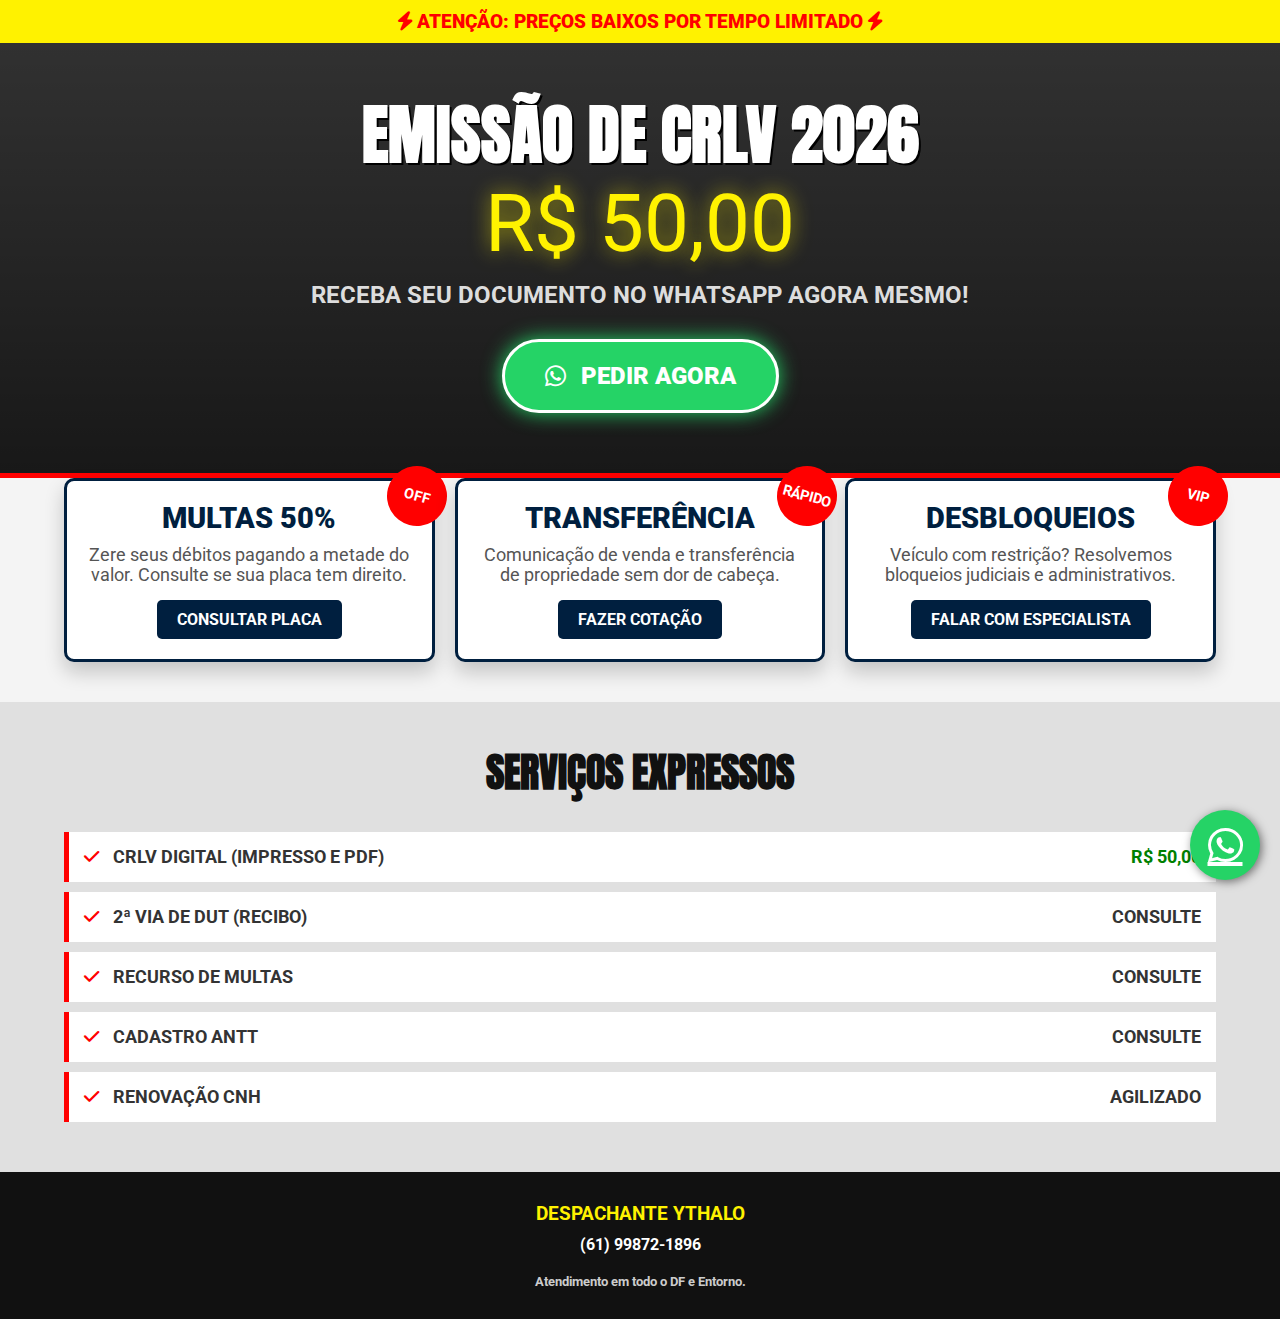
<file: index.html>
<!DOCTYPE html>
<html lang="pt-br">
<head>
    <meta charset="UTF-8">
    <meta name="viewport" content="width=device-width, initial-scale=1.0">
    <title>Despachante Ythalo - CRLV R$ 50,00</title>
    
    <link href="https://cdnjs.cloudflare.com/ajax/libs/font-awesome/6.0.0/css/all.min.css" rel="stylesheet">
    <link href="https://fonts.googleapis.com/css2?family=Anton&family=Roboto:wght@400;700;900&display=swap" rel="stylesheet">
    
    <style>
        /* --- CONFIGURAÇÕES VISUAIS --- */
        :root {
            --vermelho-alerta: #ff0000;
            --amarelo-neon: #fff200;
            --azul-forte: #001f3f;
            --preto: #111111;
            --branco: #ffffff;
            --zap: #25d366;
        }

        * { margin: 0; padding: 0; box-sizing: border-box; font-family: 'Roboto', sans-serif; }
        html { scroll-behavior: smooth; }
        body { background-color: #f4f4f4; color: #333; overflow-x: hidden; }

        /* --- FAIXA DE ALERTA PISCANTE --- */
        .alerta-topo {
            background-color: var(--amarelo-neon);
            color: var(--vermelho-alerta);
            text-align: center;
            font-weight: 900;
            padding: 10px;
            font-size: 1.2rem;
            text-transform: uppercase;
            animation: piscar 1.5s infinite;
        }

        @keyframes piscar {
            0% { opacity: 1; }
            50% { opacity: 0.8; background-color: #ffff99; }
            100% { opacity: 1; }
        }

        /* --- HERO (PARTE PRINCIPAL) --- */
        .hero {
            background: linear-gradient(rgba(0,0,0,0.8), rgba(0,0,0,0.9)), url('https://images.unsplash.com/photo-1549317661-bd32c8ce0db2?ixlib=rb-1.2.1&auto=format&fit=crop&w=1350&q=80');
            background-size: cover;
            background-position: center;
            color: white;
            padding: 60px 5%;
            text-align: center;
            border-bottom: 5px solid var(--vermelho-alerta);
        }

        .hero h1 { 
            font-family: 'Anton', sans-serif; /* Fonte grossa */
            font-size: 4rem; 
            text-transform: uppercase; 
            line-height: 1; 
            margin-bottom: 10px;
            text-shadow: 2px 2px 0px #000;
        }
        
        .preco-gigante {
            color: var(--amarelo-neon);
            font-size: 5rem;
            display: block;
            margin: 10px 0;
            text-shadow: 0 0 20px rgba(255, 242, 0, 0.6);
        }

        .subtitulo { font-size: 1.5rem; color: #ddd; margin-bottom: 30px; font-weight: bold; }

        .btn-zaap-gigante {
            background: var(--zap);
            color: white;
            padding: 20px 40px;
            font-size: 1.5rem;
            font-weight: 900;
            border-radius: 50px;
            text-decoration: none;
            display: inline-flex;
            align-items: center;
            gap: 15px;
            box-shadow: 0 0 20px #25d366;
            animation: pulsar 1.5s infinite;
            border: 3px solid white;
        }

        @keyframes pulsar {
            0% { transform: scale(1); }
            50% { transform: scale(1.05); }
            100% { transform: scale(1); }
        }

        /* --- OFERTAS EM DESTAQUE --- */
        .ofertas-grid {
            display: grid;
            grid-template-columns: repeat(auto-fit, minmax(300px, 1fr));
            gap: 20px;
            padding: 40px 5%;
            margin-top: -40px;
        }

        .card-oferta {
            background: white;
            border: 3px solid var(--azul-forte);
            border-radius: 10px;
            padding: 20px;
            text-align: center;
            box-shadow: 0 10px 20px rgba(0,0,0,0.2);
            position: relative;
        }

        .selo-desconto {
            position: absolute;
            top: -15px;
            right: -15px;
            background: var(--vermelho-alerta);
            color: white;
            padding: 10px;
            border-radius: 50%;
            font-weight: bold;
            font-size: 0.9rem;
            width: 60px;
            height: 60px;
            display: flex;
            align-items: center;
            justify-content: center;
            transform: rotate(15deg);
        }

        .card-oferta h3 { font-size: 1.8rem; color: var(--azul-forte); font-weight: 900; margin-bottom: 10px; text-transform: uppercase; }
        .card-oferta p { font-size: 1.1rem; color: #555; margin-bottom: 15px; }
        .btn-card {
            background: var(--azul-forte);
            color: white;
            padding: 10px 20px;
            text-decoration: none;
            font-weight: bold;
            border-radius: 5px;
            display: inline-block;
        }
        .btn-card:hover { background: var(--vermelho-alerta); }

        /* --- LISTA DE SERVIÇOS (TABELA) --- */
        .lista-servicos { padding: 40px 5%; background: #e0e0e0; }
        .titulo-secao { text-align: center; font-size: 2.5rem; font-family: 'Anton', sans-serif; margin-bottom: 30px; color: var(--preto); text-transform: uppercase; }

        .servico-item {
            background: white;
            padding: 15px;
            margin-bottom: 10px;
            display: flex;
            justify-content: space-between;
            align-items: center;
            border-left: 5px solid var(--vermelho-alerta);
            font-weight: bold;
            font-size: 1.1rem;
        }
        .servico-item i { color: var(--vermelho-alerta); margin-right: 10px; }

        /* --- RODAPÉ --- */
        footer { background: var(--preto); color: var(--amarelo-neon); padding: 30px; text-align: center; font-weight: bold; font-size: 1.2rem; }

        /* WHATSAPP FIXO */
        .whatsapp-float {
            position: fixed;
            bottom: 20px;
            right: 20px;
            background: var(--zap);
            color: white;
            width: 70px;
            height: 70px;
            border-radius: 50%;
            display: flex;
            align-items: center;
            justify-content: center;
            font-size: 40px;
            box-shadow: 2px 2px 10px rgba(0,0,0,0.5);
            z-index: 9999;
        }

        /* Responsividade */
        @media (max-width: 600px) {
            .hero h1 { font-size: 2.5rem; }
            .preco-gigante { font-size: 4rem; }
            .btn-zaap-gigante { font-size: 1.2rem; padding: 15px 20px; }
        }
    </style>
</head>
<body>

    <div class="alerta-topo">
        <i class="fa-solid fa-bolt"></i> ATENÇÃO: PREÇOS BAIXOS POR TEMPO LIMITADO <i class="fa-solid fa-bolt"></i>
    </div>

    <section class="hero">
        <h1>Emissão de CRLV 2026</h1>
        <span class="preco-gigante">R$ 50,00</span>
        <p class="subtitulo">RECEBA SEU DOCUMENTO NO WHATSAPP AGORA MESMO!</p>
        
        <a href="https://wa.me/5561998721896?text=Quero%20emitir%20meu%20CRLV%20por%2050%20reais" class="btn-zaap-gigante">
            <i class="fa-brands fa-whatsapp"></i> PEDIR AGORA
        </a>
    </section>

    <section class="ofertas-grid">
        <div class="card-oferta">
            <div class="selo-desconto">OFF</div>
            <h3>Multas 50%</h3>
            <p>Zere seus débitos pagando a metade do valor. Consulte se sua placa tem direito.</p>
            <a href="https://wa.me/5561998721896?text=Quero%20saber%20do%20desconto%20de%20multas" class="btn-card">CONSULTAR PLACA</a>
        </div>

        <div class="card-oferta">
            <div class="selo-desconto">RÁPIDO</div>
            <h3>Transferência</h3>
            <p>Comunicação de venda e transferência de propriedade sem dor de cabeça.</p>
            <a href="https://wa.me/5561998721896?text=Preciso%20transferir%20um%20veiculo" class="btn-card">FAZER COTAÇÃO</a>
        </div>

        <div class="card-oferta">
            <div class="selo-desconto">VIP</div>
            <h3>Desbloqueios</h3>
            <p>Veículo com restrição? Resolvemos bloqueios judiciais e administrativos.</p>
            <a href="https://wa.me/5561998721896?text=Tenho%20um%20bloqueio%20no%20veiculo" class="btn-card">FALAR COM ESPECIALISTA</a>
        </div>
    </section>

    <section class="lista-servicos">
        <h2 class="titulo-secao">SERVIÇOS EXPRESSOS</h2>
        
        <div class="servico-item">
            <span><i class="fa-solid fa-check"></i> CRLV DIGITAL (IMPRESSO E PDF)</span>
            <span style="color: green;">R$ 50,00</span>
        </div>
        <div class="servico-item">
            <span><i class="fa-solid fa-check"></i> 2ª VIA DE DUT (RECIBO)</span>
            <span>CONSULTE</span>
        </div>
        <div class="servico-item">
            <span><i class="fa-solid fa-check"></i> RECURSO DE MULTAS</span>
            <span>CONSULTE</span>
        </div>
        <div class="servico-item">
            <span><i class="fa-solid fa-check"></i> CADASTRO ANTT</span>
            <span>CONSULTE</span>
        </div>
        <div class="servico-item">
            <span><i class="fa-solid fa-check"></i> RENOVAÇÃO CNH</span>
            <span>AGILIZADO</span>
        </div>
    </section>

    <footer>
        <p>DESPACHANTE YTHALO</p>
        <p style="font-size: 1rem; color: white; margin-top: 10px;">(61) 99872-1896</p>
        <p style="font-size: 0.8rem; color: #ccc; margin-top: 20px;">Atendimento em todo o DF e Entorno.</p>
    </footer>

    <a href="https://wa.me/5561998721896" class="whatsapp-float">
        <i class="fa-brands fa-whatsapp"></i>
    </a>

</body>
</html>
</file>
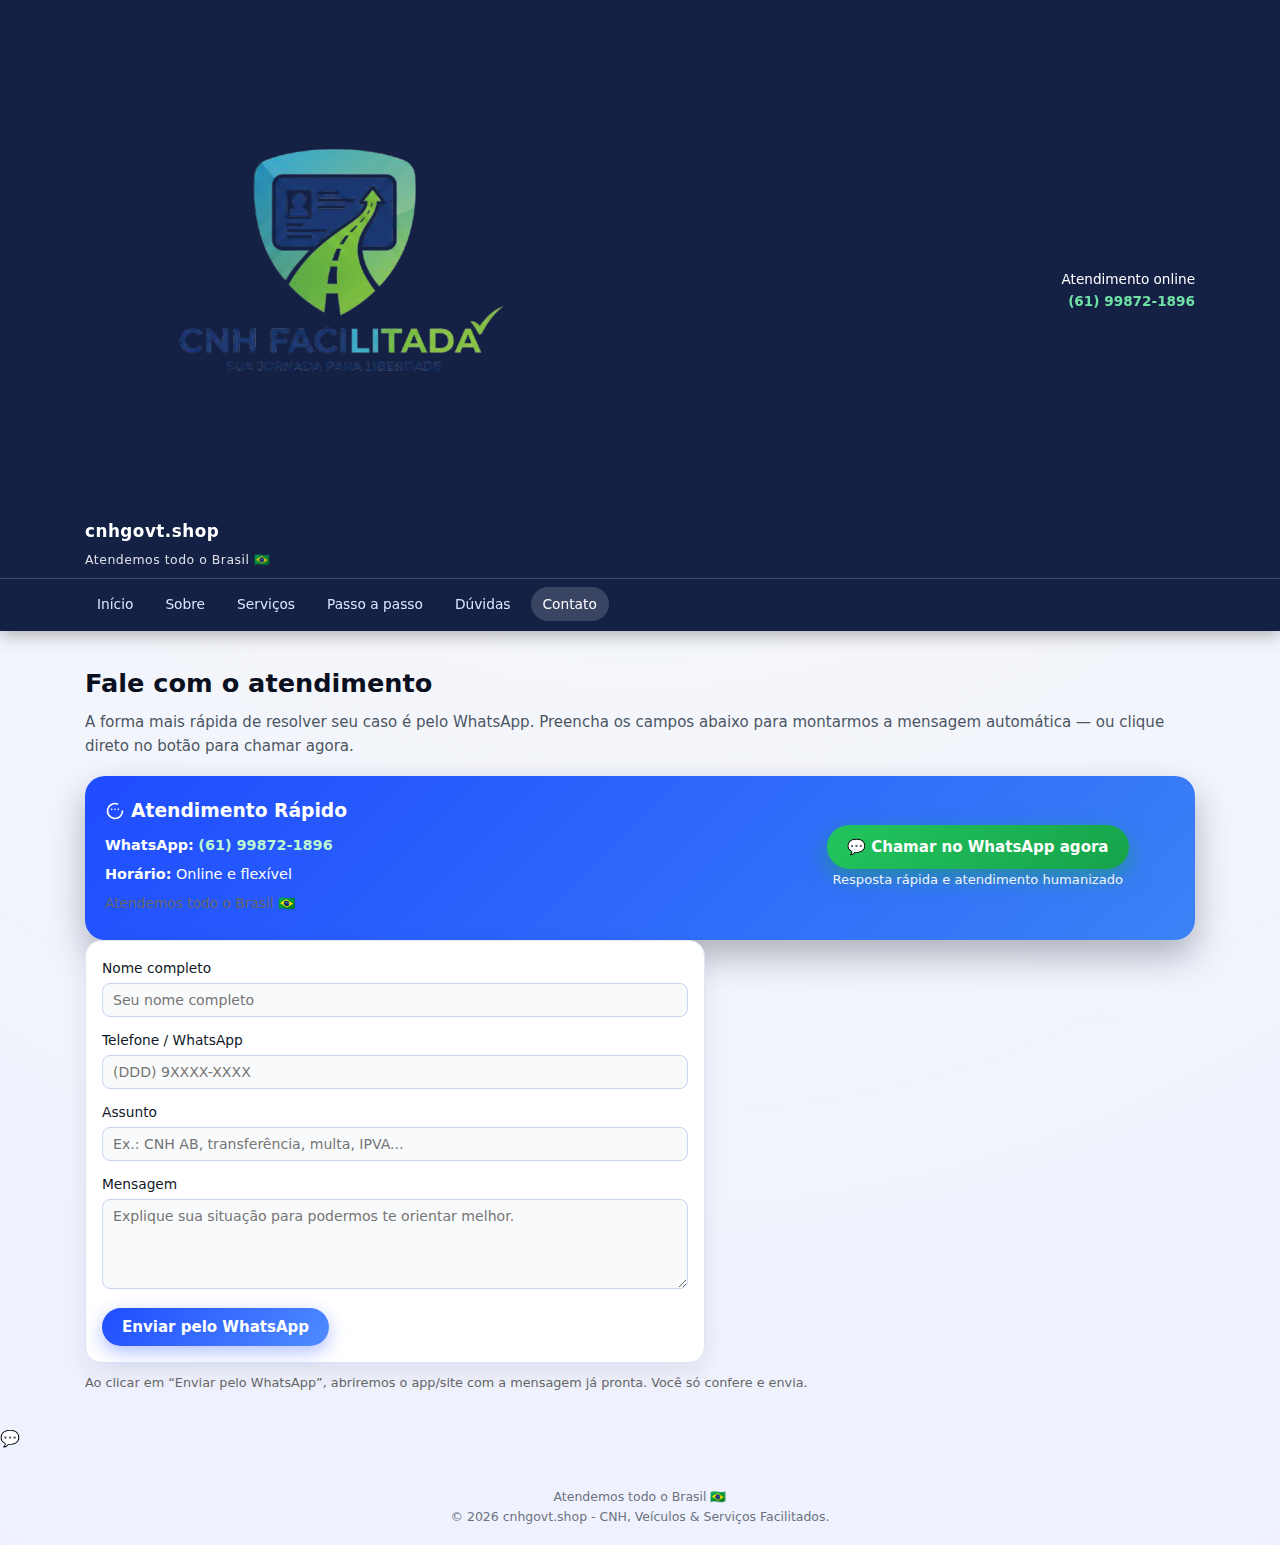
<file: contato.html>
<!DOCTYPE html>
<html lang="pt-BR">
<head>
  <meta charset="UTF-8">
  <title>Contato - cnhgovt.shop - Serviços Facilitados</title>
  <meta name="viewport" content="width=device-width, initial-scale=1.0">
  <meta name="description" content="Entre em contato e tire suas dúvidas sobre CNH, documentos veiculares, multas, transferências e outros serviços facilitados. Atendemos todo o Brasil.">
  <link rel="stylesheet" href="style.css">
  <link rel="icon" href="img/favicon.png" type="image/png">
</head>
<body>

<!-- HEADER -->
<header>
  <div class="top-bar">
    <div class="logo">
      <img src="img/logo.png" alt="Logo cnhgovt.shop">
      <div class="logo-text">
        cnhgovt.shop<br>
        <span>Atendemos todo o Brasil 🇧🇷</span>
      </div>
    </div>

    <div class="top-contact">
      <span>Atendimento online</span><br>
      <a href="https://wa.me/5561998721896" target="_blank">(61) 99872-1896</a>
    </div>
  </div>

  <nav>
    <div class="nav-inner">
      <a href="index.html">Início</a>
      <a href="sobre.html">Sobre</a>
      <a href="servicos.html">Serviços</a>
      <a href="passo-a-passo.html">Passo a passo</a>
      <a href="duvidas.html">Dúvidas</a>
      <a href="contato.html" class="active">Contato</a>
    </div>
  </nav>
</header>

<main>

  <section class="container">
    <h1 class="section-title">Fale com o atendimento</h1>
    <p class="section-subtitle">
      A forma mais rápida de resolver seu caso é pelo WhatsApp.  
      Preencha os campos abaixo para montarmos a mensagem automática —  
      ou clique direto no botão para chamar agora.
    </p>

    <!-- BLOCO WHATSAPP DIRETO -->
    <div class="contact-box">
      <div class="contact-info">
        <h3 style="display:flex;align-items:center;gap:6px;margin-bottom:8px;">
          <svg xmlns="http://www.w3.org/2000/svg" style="width:20px" fill="none" viewBox="0 0 24 24" stroke="currentColor">
            <path stroke-linecap="round" stroke-linejoin="round" stroke-width="2"
                  d="M8 10h.01M12 10h.01M16 10h.01M21 12a9 9 0 11-6-8.485"/>
          </svg>
          Atendimento Rápido
        </h3>

        <p><strong>WhatsApp:</strong>  
          <a href="https://wa.me/5561998721896" target="_blank">(61) 99872-1896</a>
        </p>
        <p><strong>Horário:</strong> Online e flexível</p>
        <p style="font-size:0.86rem;color:#666;margin-top:6px;">
          Atendemos todo o Brasil 🇧🇷
        </p>
      </div>

      <div class="contact-whats">
        <a class="btn-primary" target="_blank"
           href="https://wa.me/5561998721896?text=Ol%C3%A1%2C%20vim%20do%20site%20e%20preciso%20de%20ajuda%20com%20um%20servi%C3%A7o%20facilitado.">
          💬 Chamar no WhatsApp agora
        </a>
        <span>Resposta rápida e atendimento humanizado</span>
      </div>
    </div>

    <!-- FORMULÁRIO -->
    <form id="contato-form">
      <div class="field">
        <label for="nome">Nome completo</label>
        <input type="text" id="nome" placeholder="Seu nome completo" required>
      </div>

      <div class="field">
        <label for="telefone">Telefone / WhatsApp</label>
        <input type="text" id="telefone" placeholder="(DDD) 9XXXX-XXXX" required>
      </div>

      <div class="field">
        <label for="assunto">Assunto</label>
        <input type="text" id="assunto" placeholder="Ex.: CNH AB, transferência, multa, IPVA...">
      </div>

      <div class="field">
        <label for="mensagem">Mensagem</label>
        <textarea id="mensagem" placeholder="Explique sua situação para podermos te orientar melhor."></textarea>
      </div>

      <button type="submit" class="btn-primary">Enviar pelo WhatsApp</button>
    </form>

    <p style="font-size:0.8rem;color:#666;margin-top:10px;">
      Ao clicar em “Enviar pelo WhatsApp”, abriremos o app/site com a mensagem já pronta.  
      Você só confere e envia.
    </p>

  </section>
</main>

<!-- BOTÃO WHATSAPP FLUTUANTE -->
<a href="https://wa.me/5561998721896?text=Ol%C3%A1%2C%20preciso%20de%20ajuda%20com%20meu%20caso."
   class="whats-float" target="_blank">💬</a>

<!-- FOOTER -->
<footer>
  Atendemos todo o Brasil 🇧🇷<br>
  © <span id="ano"></span> cnhgovt.shop - CNH, Veículos & Serviços Facilitados.
</footer>

<script>
  document.getElementById("ano").textContent = new Date().getFullYear();

  // FORM → GERA TEXTO AUTOMÁTICO → ABRE WHATSAPP
  document.getElementById("contato-form").addEventListener("submit", function (e) {
    e.preventDefault();

    const nome = document.getElementById("nome").value;
    const tel = document.getElementById("telefone").value;
    const assunto = document.getElementById("assunto").value;
    const msg = document.getElementById("mensagem").value;

    let texto =
      "Olá, vim do site cnhgovt.shop e quero ajuda com um serviço facilitado.%0A%0A" +
      "Nome: " + encodeURIComponent(nome) + "%0A" +
      "Telefone: " + encodeURIComponent(tel) + "%0A";

    if (assunto.trim() !== "") {
      texto += "Assunto: " + encodeURIComponent(assunto) + "%0A";
    }

    if (msg.trim() !== "") {
      texto += "Mensagem: " + encodeURIComponent(msg) + "%0A";
    }

    const link = "https://wa.me/5561998721896?text=" + texto;

    window.open(link, "_blank");
  });
</script>

</body>
</html>
</file>
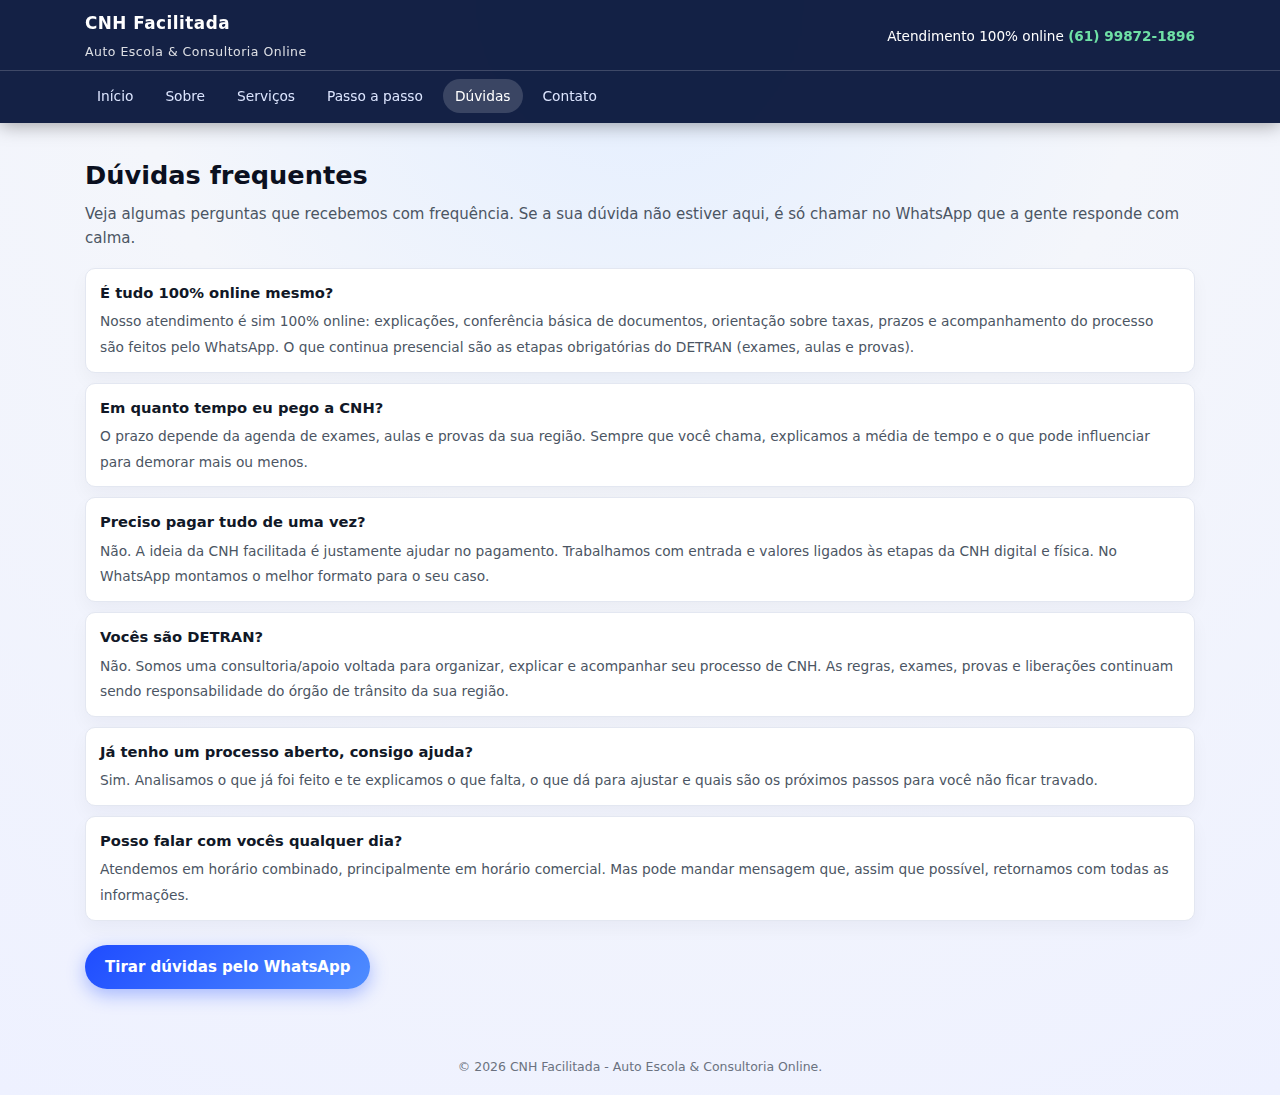
<file: duvidas.html>
<!DOCTYPE html>
<html lang="pt-BR">
<head>
  <meta charset="UTF-8">
  <title>Dúvidas frequentes - CNH Facilitada Online</title>
  <meta name="viewport" content="width=device-width, initial-scale=1.0">
  <meta name="description" content="Dúvidas sobre CNH Facilitada Online? Veja as perguntas mais comuns sobre prazo, pagamento e atendimento 100% digital.">
  <link rel="stylesheet" href="style.css">
</head>
<body>

<header>
  <div class="top-bar">
    <div class="logo">
      CNH Facilitada<br>
      <span>Auto Escola &amp; Consultoria Online</span>
    </div>
    <div class="top-contact">
      <span>Atendimento 100% online</span>
      <span><a href="https://wa.me/5561998721896" target="_blank">(61) 99872-1896</a></span>
    </div>
  </div>
  <nav>
    <div class="nav-inner">
      <a href="index.html">Início</a>
      <a href="sobre.html">Sobre</a>
      <a href="servicos.html">Serviços</a>
      <a href="passo-a-passo.html">Passo a passo</a>
      <a href="duvidas.html" class="active">Dúvidas</a>
      <a href="contato.html">Contato</a>
    </div>
  </nav>
</header>

<main>
  <section class="container">
    <h1 class="section-title">Dúvidas frequentes</h1>
    <p class="section-subtitle">
      Veja algumas perguntas que recebemos com frequência. Se a sua dúvida não
      estiver aqui, é só chamar no WhatsApp que a gente responde com calma.
    </p>

    <div class="faq-item">
      <strong>É tudo 100% online mesmo?</strong>
      <span>
        Nosso atendimento é sim 100% online: explicações, conferência básica de
        documentos, orientação sobre taxas, prazos e acompanhamento do processo
        são feitos pelo WhatsApp.  
        O que continua presencial são as etapas obrigatórias do DETRAN
        (exames, aulas e provas).
      </span>
    </div>

    <div class="faq-item">
      <strong>Em quanto tempo eu pego a CNH?</strong>
      <span>
        O prazo depende da agenda de exames, aulas e provas da sua região.
        Sempre que você chama, explicamos a média de tempo e o que pode influenciar
        para demorar mais ou menos.
      </span>
    </div>

    <div class="faq-item">
      <strong>Preciso pagar tudo de uma vez?</strong>
      <span>
        Não. A ideia da CNH facilitada é justamente ajudar no pagamento.  
        Trabalhamos com entrada e valores ligados às etapas da CNH digital e física.
        No WhatsApp montamos o melhor formato para o seu caso.
      </span>
    </div>

    <div class="faq-item">
      <strong>Vocês são DETRAN?</strong>
      <span>
        Não. Somos uma consultoria/apoio voltada para organizar, explicar e
        acompanhar seu processo de CNH.  
        As regras, exames, provas e liberações continuam sendo responsabilidade
        do órgão de trânsito da sua região.
      </span>
    </div>

    <div class="faq-item">
      <strong>Já tenho um processo aberto, consigo ajuda?</strong>
      <span>
        Sim. Analisamos o que já foi feito e te explicamos o que falta, o que
        dá para ajustar e quais são os próximos passos para você não ficar travado.
      </span>
    </div>

    <div class="faq-item">
      <strong>Posso falar com vocês qualquer dia?</strong>
      <span>
        Atendemos em horário combinado, principalmente em horário comercial.
        Mas pode mandar mensagem que, assim que possível, retornamos com todas
        as informações.
      </span>
    </div>

    <div style="margin-top:24px;">
      <a class="btn-primary" target="_blank"
         href="https://wa.me/5561998721896?text=Ol%C3%A1%2C%20tenho%20algumas%20d%C3%BAvidas%20sobre%20a%20CNH%20Facilitada%20Online.">
        Tirar dúvidas pelo WhatsApp
      </a>
    </div>
  </section>
</main>

<footer>
  © <span id="ano"></span> CNH Facilitada - Auto Escola &amp; Consultoria Online.
</footer>

<script>
  document.getElementById("ano").textContent = new Date().getFullYear();
</script>

</body>
</html>
</file>
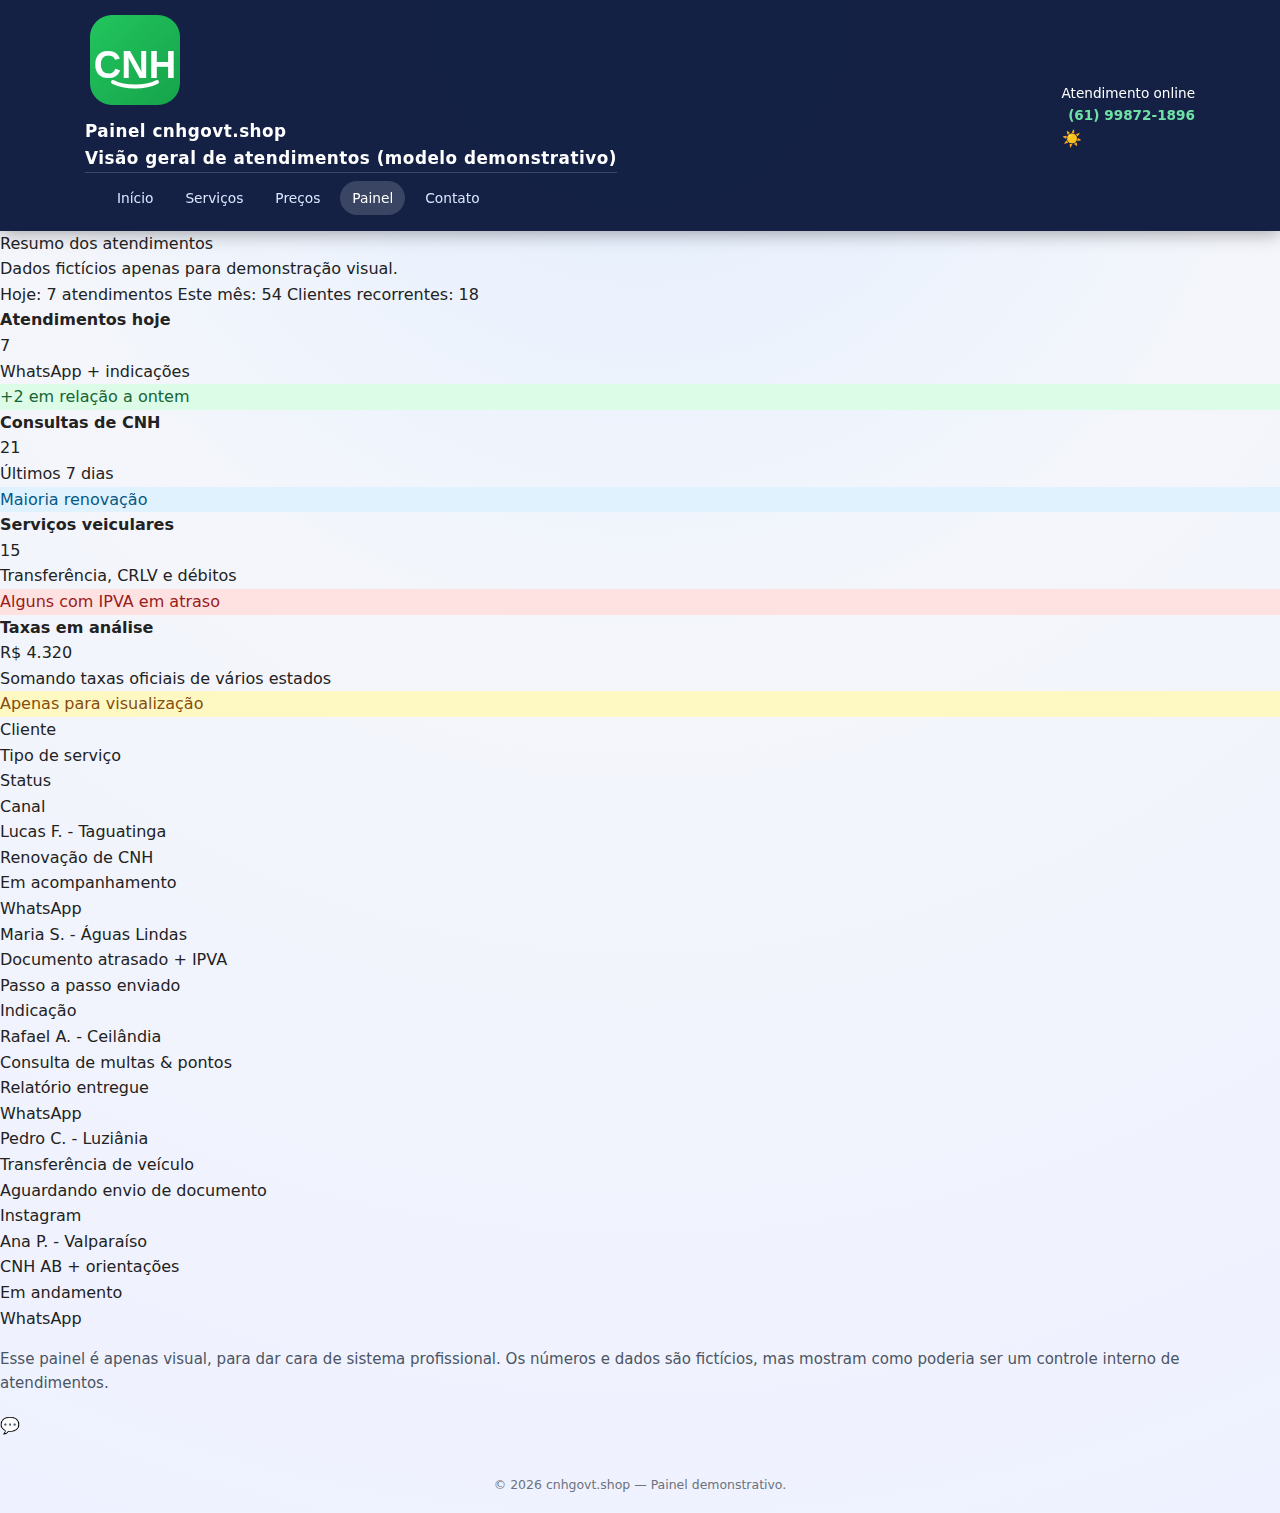
<file: painel.html>
<!DOCTYPE html>
<html lang="pt-BR">
<head>
  <meta charset="UTF-8">
  <title>Painel - cnhgovt.shop</title>
  <meta name="viewport" content="width=device-width, initial-scale=1.0">
  <meta name="description" content="Painel administrativo fake para visualização de atendimentos e serviços do cnhgovt.shop.">
  <link rel="stylesheet" href="style.css">
  <link rel="icon" href="img/logo.svg" type="image/svg+xml">
</head>
<body>

<header>
  <div class="top-bar">
    <div class="header-left">
      <div class="logo">
        <img src="img/logo.svg" alt="cnhgovt.shop">
        <div>
          <div class="logo-text-title">Painel cnhgovt.shop</div>
          <div class="logo-text-sub">Visão geral de atendimentos (modelo demonstrativo)</div>
        </div>
      </div>
      <nav class="nav-inner">
        <a href="index.html#inicio">Início</a>
        <a href="index.html#servicos">Serviços</a>
        <a href="precos.html">Preços</a>
        <a href="admin.html" class="active">Painel</a>
        <a href="index.html#contato">Contato</a>
      </nav>
    </div>

    <div class="top-right">
      <div class="top-contact">
        <span>Atendimento online</span><br>
        <a href="https://wa.me/5561998721896" target="_blank">(61) 99872-1896</a>
      </div>
      <div class="theme-toggle" id="themeToggle">
        <div class="theme-toggle-knob" id="themeKnob">☀️</div>
      </div>
    </div>
  </div>
</header>

<main class="admin-wrapper">

  <div class="admin-header">
    <div>
      <div class="admin-title">Resumo dos atendimentos</div>
      <div class="admin-sub">Dados fictícios apenas para demonstração visual.</div>
    </div>
    <div class="admin-badges">
      <span class="admin-badge">Hoje: 7 atendimentos</span>
      <span class="admin-badge">Este mês: 54</span>
      <span class="admin-badge">Clientes recorrentes: 18</span>
    </div>
  </div>

  <!-- CARDS RESUMO -->
  <div class="admin-grid">
    <div class="admin-card">
      <h4>Atendimentos hoje</h4>
      <div class="admin-value">7</div>
      <div class="admin-sub">WhatsApp + indicações</div>
      <div class="admin-chip" style="background:#dcfce7; color:#166534;">+2 em relação a ontem</div>
    </div>

    <div class="admin-card">
      <h4>Consultas de CNH</h4>
      <div class="admin-value">21</div>
      <div class="admin-sub">Últimos 7 dias</div>
      <div class="admin-chip" style="background:#e0f2fe; color:#075985;">Maioria renovação</div>
    </div>

    <div class="admin-card">
      <h4>Serviços veiculares</h4>
      <div class="admin-value">15</div>
      <div class="admin-sub">Transferência, CRLV e débitos</div>
      <div class="admin-chip" style="background:#fee2e2; color:#991b1b;">Alguns com IPVA em atraso</div>
    </div>

    <div class="admin-card">
      <h4>Taxas em análise</h4>
      <div class="admin-value">R$ 4.320</div>
      <div class="admin-sub">Somando taxas oficiais de vários estados</div>
      <div class="admin-chip" style="background:#fef9c3; color:#854d0e;">Apenas para visualização</div>
    </div>
  </div>

  <!-- TABELA DE ATENDIMENTOS -->
  <div class="admin-table">
    <div class="admin-table-header">
      <div>Cliente</div>
      <div>Tipo de serviço</div>
      <div>Status</div>
      <div>Canal</div>
    </div>

    <div class="admin-table-row">
      <div>Lucas F. - Taguatinga</div>
      <div>Renovação de CNH</div>
      <div>Em acompanhamento</div>
      <div>WhatsApp</div>
    </div>
    <div class="admin-table-row">
      <div>Maria S. - Águas Lindas</div>
      <div>Documento atrasado + IPVA</div>
      <div>Passo a passo enviado</div>
      <div>Indicação</div>
    </div>
    <div class="admin-table-row">
      <div>Rafael A. - Ceilândia</div>
      <div>Consulta de multas & pontos</div>
      <div>Relatório entregue</div>
      <div>WhatsApp</div>
    </div>
    <div class="admin-table-row">
      <div>Pedro C. - Luziânia</div>
      <div>Transferência de veículo</div>
      <div>Aguardando envio de documento</div>
      <div>Instagram</div>
    </div>
    <div class="admin-table-row">
      <div>Ana P. - Valparaíso</div>
      <div>CNH AB + orientações</div>
      <div>Em andamento</div>
      <div>WhatsApp</div>
    </div>
  </div>

  <p class="section-subtitle" style="margin-top:16px;">
    Esse painel é apenas visual, para dar cara de sistema profissional.
    Os números e dados são fictícios, mas mostram como poderia ser um controle interno de atendimentos.
  </p>

</main>

<a href="https://wa.me/5561998721896?text=Ol%C3%A1%2C%20vi%20o%20painel%20do%20site%20e%20quero%20ajuda%20com%20meu%20caso."
   class="whats-float" target="_blank">💬</a>

<footer>
  © <span id="ano"></span> cnhgovt.shop — Painel demonstrativo.
</footer>

<script>
  document.getElementById('ano').textContent = new Date().getFullYear();

  const savedTheme = localStorage.getItem('theme');
  if (savedTheme === 'dark') {
    document.body.classList.add('dark');
  }

  const themeToggle = document.getElementById('themeToggle');
  const themeKnob = document.getElementById('themeKnob');

  function updateThemeKnob() {
    themeKnob.textContent = document.body.classList.contains('dark') ? '🌙' : '☀️';
  }
  updateThemeKnob();

  themeToggle.addEventListener('click', () => {
    document.body.classList.toggle('dark');
    localStorage.setItem('theme', document.body.classList.contains('dark') ? 'dark' : 'light');
    updateThemeKnob();
  });
</script>

</body>
</html>
</file>
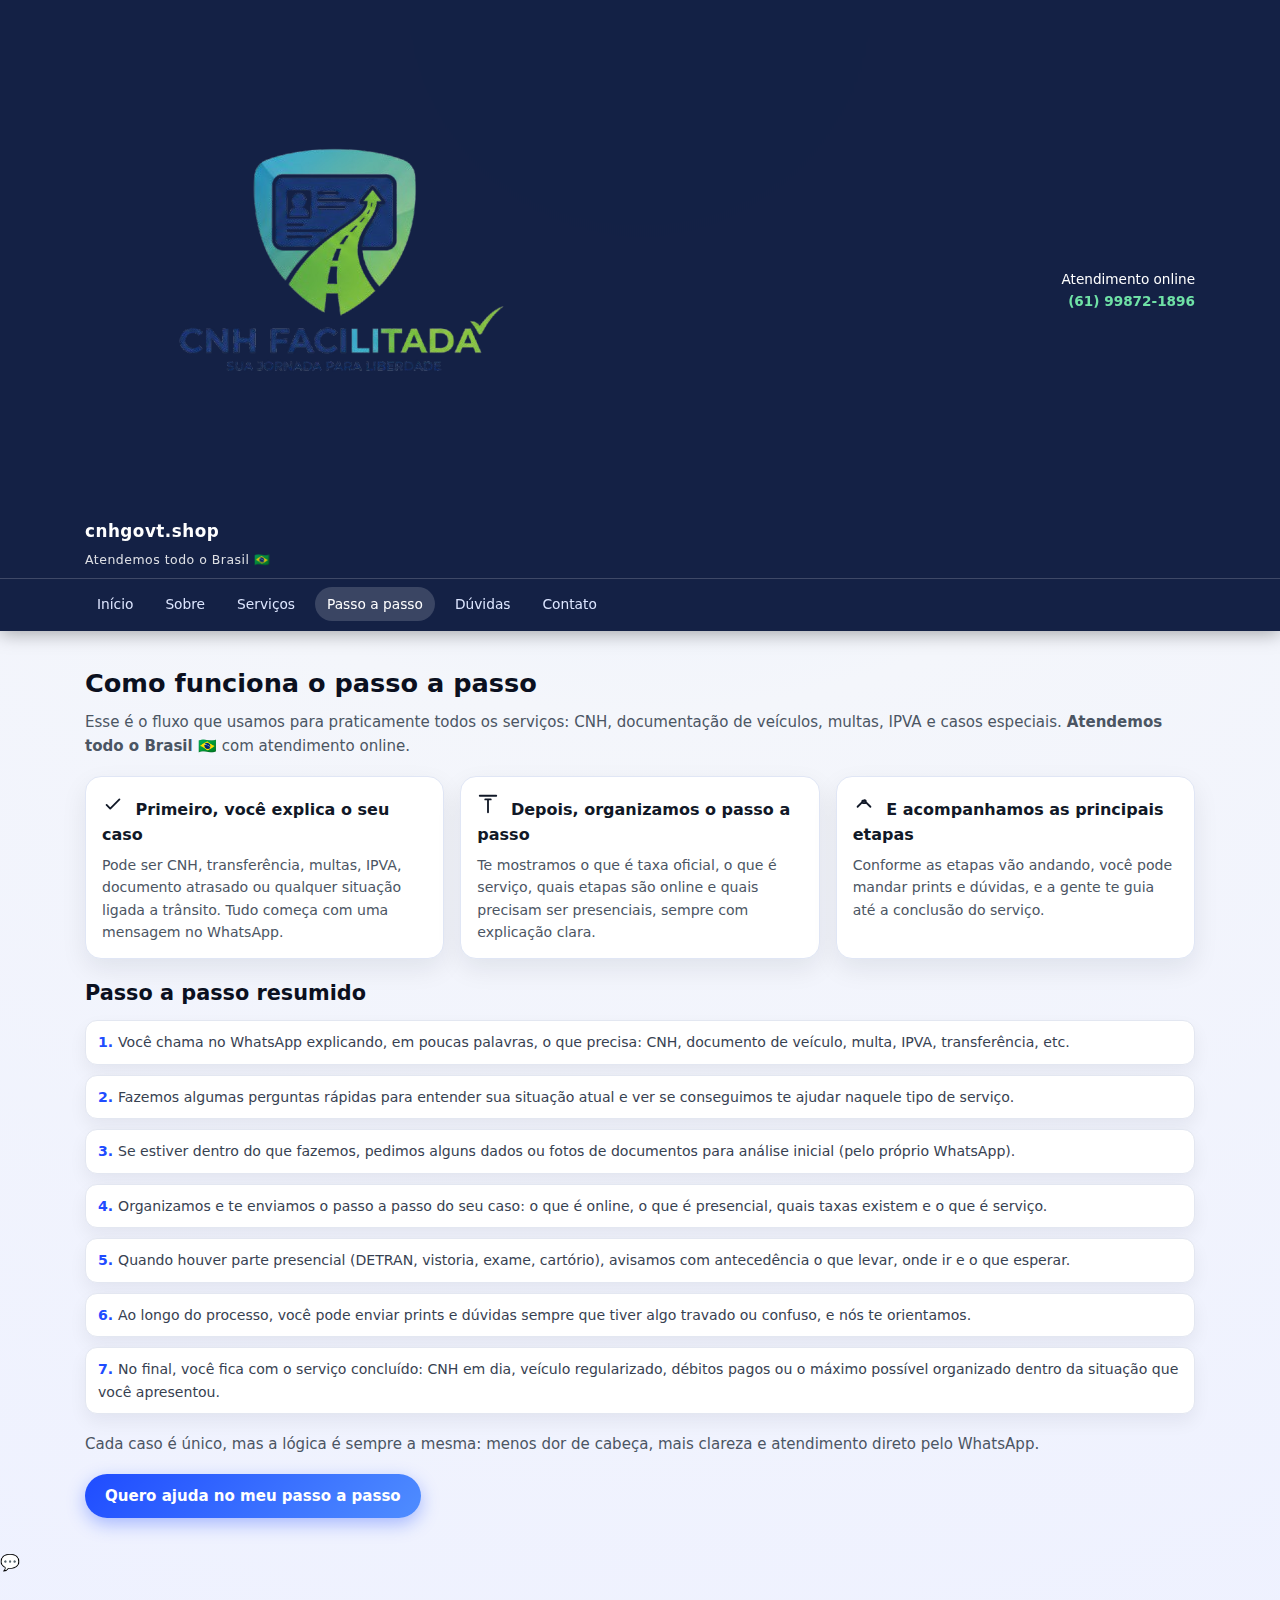
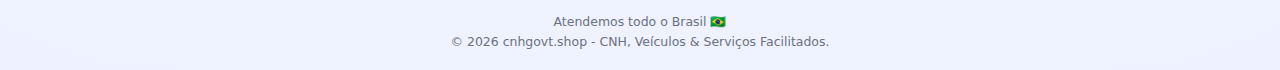
<file: passo-a-passo.html>
<!DOCTYPE html>
<html lang="pt-BR">
<head>
  <meta charset="UTF-8">
  <title>Passo a passo - cnhgovt.shop - Serviços Facilitados</title>
  <meta name="viewport" content="width=device-width, initial-scale=1.0">
  <meta name="description" content="Veja o passo a passo dos serviços facilitados do cnhgovt.shop: CNH, veículos, multas, IPVA e documentação, com atendimento online em todo o Brasil.">
  <link rel="stylesheet" href="style.css">
  <link rel="icon" href="img/favicon.png" type="image/png">
</head>
<body>

<header>
  <div class="top-bar">
    <div class="logo">
      <img src="img/logo.png" alt="Logo cnhgovt.shop">
      <div class="logo-text">
        cnhgovt.shop<br>
        <span>Atendemos todo o Brasil 🇧🇷</span>
      </div>
    </div>

    <div class="top-contact">
      <span>Atendimento online</span><br>
      <a href="https://wa.me/5561998721896" target="_blank">(61) 99872-1896</a>
    </div>
  </div>

  <nav>
    <div class="nav-inner">
      <a href="index.html">Início</a>
      <a href="sobre.html">Sobre</a>
      <a href="servicos.html">Serviços</a>
      <a href="passo-a-passo.html" class="active">Passo a passo</a>
      <a href="duvidas.html">Dúvidas</a>
      <a href="contato.html">Contato</a>
    </div>
  </nav>
</header>

<main>

  <section class="container">
    <h1 class="section-title">
      Como funciona o passo a passo
    </h1>
    <p class="section-subtitle">
      Esse é o fluxo que usamos para praticamente todos os serviços: CNH,
      documentação de veículos, multas, IPVA e casos especiais.  
      <strong>Atendemos todo o Brasil 🇧🇷</strong> com atendimento online.
    </p>

    <!-- Cards explicando o fluxo geral -->
    <div class="cards" style="margin-bottom:18px;">

      <div class="card">
        <h3>
          <svg xmlns="http://www.w3.org/2000/svg" style="width:22px;margin-right:6px"
               fill="none" viewBox="0 0 24 24" stroke="currentColor">
            <path stroke-linecap="round" stroke-linejoin="round" stroke-width="2"
                  d="M5 13l4 4L19 7" />
          </svg>
          Primeiro, você explica o seu caso
        </h3>
        <p>
          Pode ser CNH, transferência, multas, IPVA, documento atrasado ou qualquer
          situação ligada a trânsito. Tudo começa com uma mensagem no WhatsApp.
        </p>
      </div>

      <div class="card">
        <h3>
          <svg xmlns="http://www.w3.org/2000/svg" style="width:22px;margin-right:6px"
               fill="none" viewBox="0 0 24 24" stroke="currentColor">
            <path stroke-linecap="round" stroke-linejoin="round" stroke-width="2"
                  d="M3 3h18M9 7h6m-3 0v14" />
          </svg>
          Depois, organizamos o passo a passo
        </h3>
        <p>
          Te mostramos o que é taxa oficial, o que é serviço, quais etapas são
          online e quais precisam ser presenciais, sempre com explicação clara.
        </p>
      </div>

      <div class="card">
        <h3>
          <svg xmlns="http://www.w3.org/2000/svg" style="width:22px;margin-right:6px"
               fill="none" viewBox="0 0 24 24" stroke="currentColor">
            <path stroke-linecap="round" stroke-linejoin="round" stroke-width="2"
                  d="M12 8c-1.105 0-2 .672-2 1.5S10.895 11 12 11s2 .672 2-1.5S13.105 8 12 8zM5 15l7-7 7 7" />
          </svg>
          E acompanhamos as principais etapas
        </h3>
        <p>
          Conforme as etapas vão andando, você pode mandar prints e dúvidas, e
          a gente te guia até a conclusão do serviço.
        </p>
      </div>

    </div>

    <!-- Lista numerada com steps -->
    <h2 class="section-title" style="font-size:1.3rem;margin-bottom:10px;">
      Passo a passo resumido
    </h2>

    <ul class="steps">
      <li>
        Você chama no WhatsApp explicando, em poucas palavras, o que precisa:
        CNH, documento de veículo, multa, IPVA, transferência, etc.
      </li>
      <li>
        Fazemos algumas perguntas rápidas para entender sua situação atual e
        ver se conseguimos te ajudar naquele tipo de serviço.
      </li>
      <li>
        Se estiver dentro do que fazemos, pedimos alguns dados ou fotos de
        documentos para análise inicial (pelo próprio WhatsApp).
      </li>
      <li>
        Organizamos e te enviamos o passo a passo do seu caso: o que é online,
        o que é presencial, quais taxas existem e o que é serviço.
      </li>
      <li>
        Quando houver parte presencial (DETRAN, vistoria, exame, cartório),
        avisamos com antecedência o que levar, onde ir e o que esperar.
      </li>
      <li>
        Ao longo do processo, você pode enviar prints e dúvidas sempre que
        tiver algo travado ou confuso, e nós te orientamos.
      </li>
      <li>
        No final, você fica com o serviço concluído: CNH em dia, veículo
        regularizado, débitos pagos ou o máximo possível organizado dentro
        da situação que você apresentou.
      </li>
    </ul>

    <p class="section-subtitle" style="margin-top:18px;">
      Cada caso é único, mas a lógica é sempre a mesma: menos dor de cabeça,
      mais clareza e atendimento direto pelo WhatsApp.
    </p>

    <div style="margin-top:8px;">
      <a class="btn-primary" target="_blank"
         href="https://wa.me/5561998721896?text=Ol%C3%A1%2C%20quero%20que%20voc%C3%AAs%20me%20mostrem%20o%20passo%20a%20passo%20para%20resolver%20meu%20caso.">
        Quero ajuda no meu passo a passo
      </a>
    </div>

  </section>
</main>

<!-- Botão WhatsApp flutuante -->
<a href="https://wa.me/5561998721896?text=Ol%C3%A1%2C%20preciso%20de%20ajuda%20com%20um%20servi%C3%A7o%20facilitado."
   class="whats-float" target="_blank">💬</a>

<footer>
  Atendemos todo o Brasil 🇧🇷<br>
  © <span id="ano"></span> cnhgovt.shop - CNH, Veículos & Serviços Facilitados.
</footer>

<script>
  document.getElementById("ano").textContent = new Date().getFullYear();
</script>

</body>
</html>
</file>
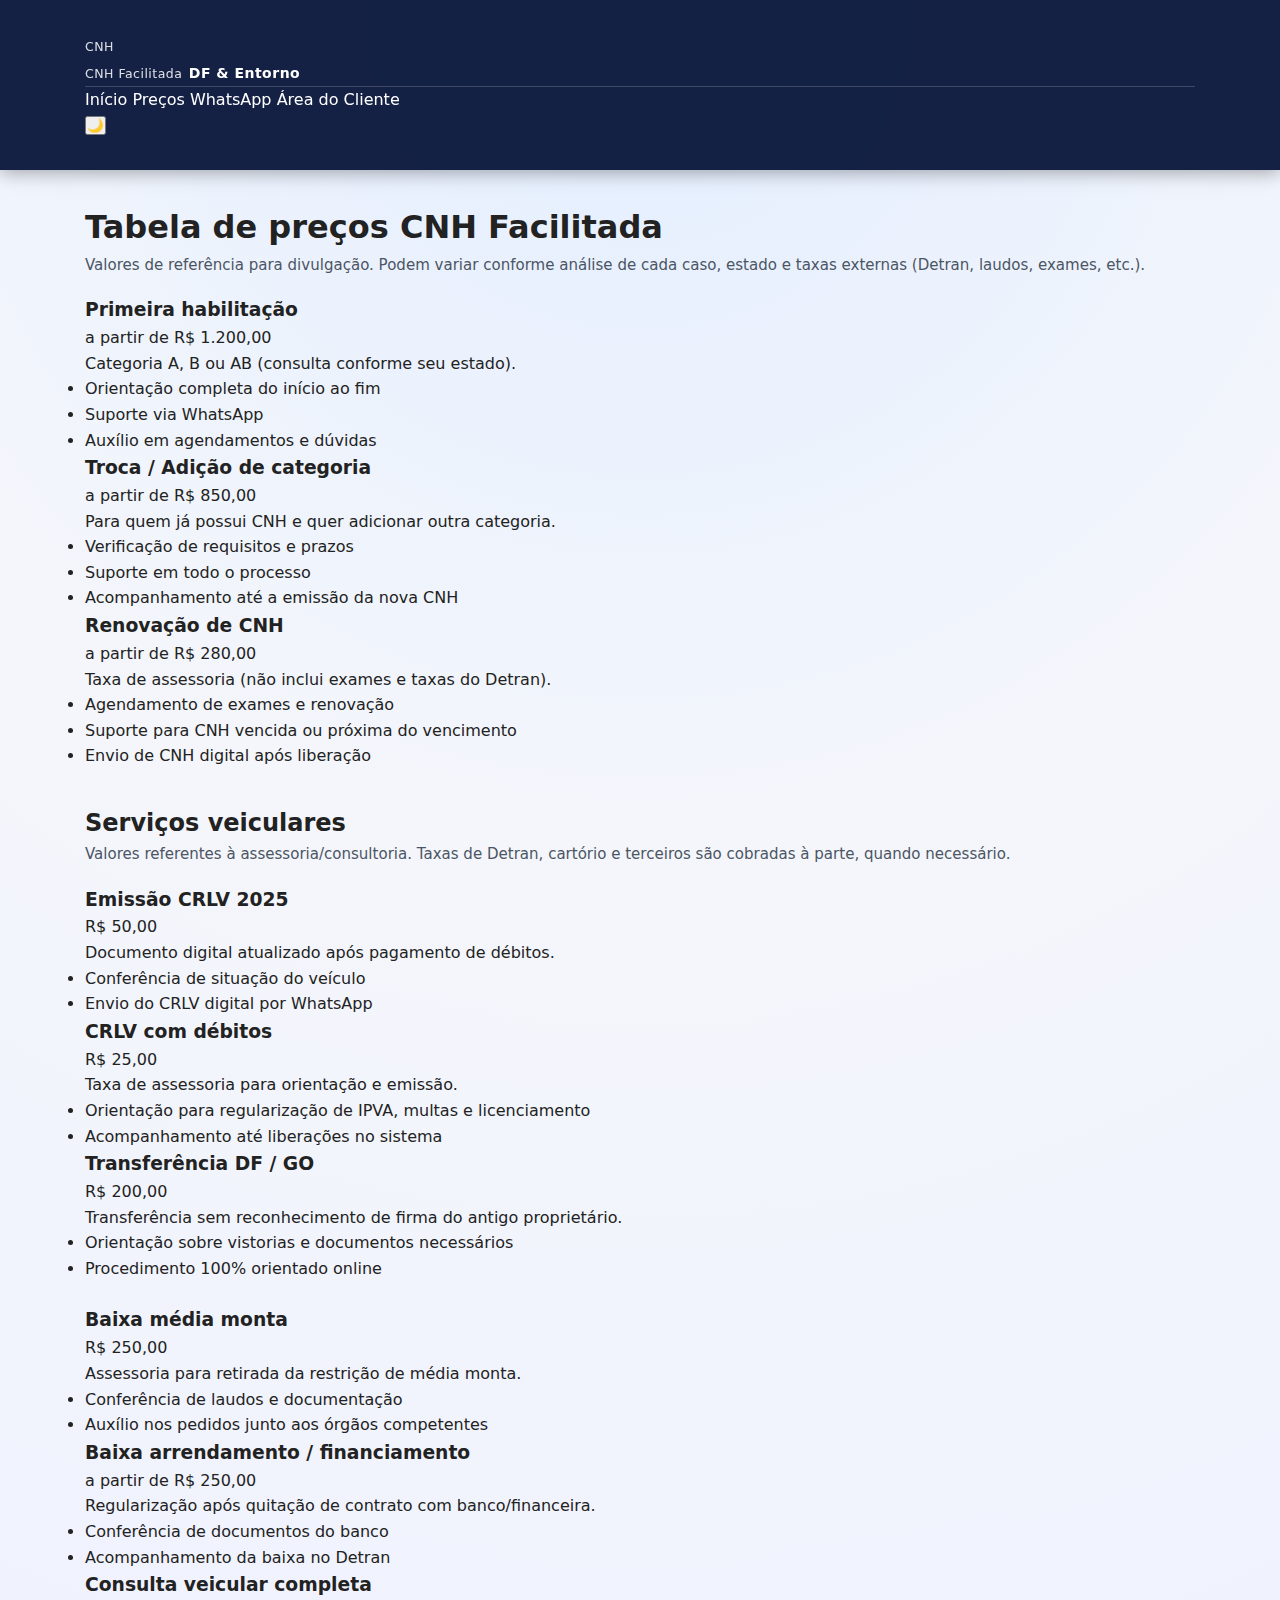
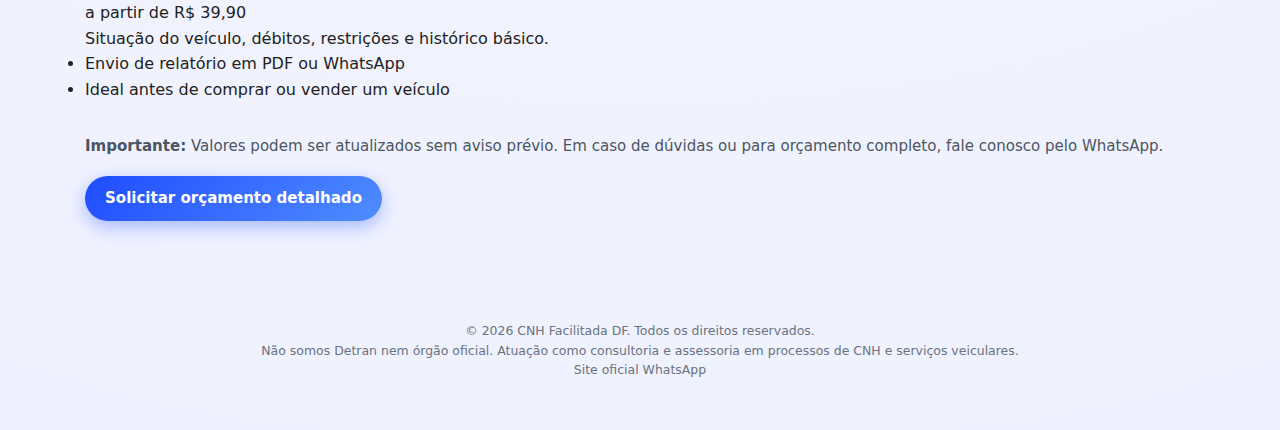
<file: precos.html>
<!DOCTYPE html>
<html lang="pt-BR">
<head>
  <meta charset="UTF-8" />
  <title>Tabela de Preços - CNH Facilitada DF</title>
  <meta name="viewport" content="width=device-width, initial-scale=1" />
  <meta name="description" content="Tabela de preços CNH Facilitada DF - primeira habilitação, renovação, troca de categoria e outros serviços veiculares." />
  <link rel="stylesheet" href="style.css?v=3" />
</head>
<body>
  <header class="topbar">
    <div class="container topbar-inner">
      <div class="logo">
        <span class="logo-mark">CNH</span>
        <div class="logo-text">
          <span>CNH Facilitada</span>
          <small>DF &amp; Entorno</small>
        </div>
      </div>

      <nav class="nav">
        <a href="index.html" class="nav-link">Início</a>
        <a href="precos.html" class="nav-link active">Preços</a>
        <a href="https://wa.me/5561998721896?text=Vim%20da%20tabela%20de%20pre%C3%A7os%20e%20quero%20mais%20detalhes." target="_blank" class="nav-link">WhatsApp</a>
        <a href="admin.html" class="nav-link">Área do Cliente</a>
      </nav>

      <button class="theme-toggle" id="themeToggle" aria-label="Alternar tema">
        🌙
      </button>
    </div>
  </header>

  <main>
    <section class="pricing-hero">
      <div class="container">
        <h1>Tabela de preços CNH Facilitada</h1>
        <p class="section-subtitle">
          Valores de referência para divulgação. Podem variar conforme análise de cada caso,
          estado e taxas externas (Detran, laudos, exames, etc.).
        </p>

        <div class="pricing-grid">
          <article class="pricing-card">
            <h3>Primeira habilitação</h3>
            <p class="price-value">a partir de R$ 1.200,00</p>
            <p class="price-obs">Categoria A, B ou AB (consulta conforme seu estado).</p>
            <ul class="pricing-list">
              <li>Orientação completa do início ao fim</li>
              <li>Suporte via WhatsApp</li>
              <li>Auxílio em agendamentos e dúvidas</li>
            </ul>
          </article>

          <article class="pricing-card">
            <h3>Troca / Adição de categoria</h3>
            <p class="price-value">a partir de R$ 850,00</p>
            <p class="price-obs">Para quem já possui CNH e quer adicionar outra categoria.</p>
            <ul class="pricing-list">
              <li>Verificação de requisitos e prazos</li>
              <li>Suporte em todo o processo</li>
              <li>Acompanhamento até a emissão da nova CNH</li>
            </ul>
          </article>

          <article class="pricing-card">
            <h3>Renovação de CNH</h3>
            <p class="price-value">a partir de R$ 280,00</p>
            <p class="price-obs">Taxa de assessoria (não inclui exames e taxas do Detran).</p>
            <ul class="pricing-list">
              <li>Agendamento de exames e renovação</li>
              <li>Suporte para CNH vencida ou próxima do vencimento</li>
              <li>Envio de CNH digital após liberação</li>
            </ul>
          </article>
        </div>

        <h2 style="margin-top: 2.2rem;">Serviços veiculares</h2>
        <p class="section-subtitle">
          Valores referentes à assessoria/consultoria. Taxas de Detran, cartório e terceiros
          são cobradas à parte, quando necessário.
        </p>

        <div class="pricing-grid">
          <article class="pricing-card">
            <h3>Emissão CRLV 2025</h3>
            <p class="price-value">R$ 50,00</p>
            <p class="price-obs">Documento digital atualizado após pagamento de débitos.</p>
            <ul class="pricing-list">
              <li>Conferência de situação do veículo</li>
              <li>Envio do CRLV digital por WhatsApp</li>
            </ul>
          </article>

          <article class="pricing-card">
            <h3>CRLV com débitos</h3>
            <p class="price-value">R$ 25,00</p>
            <p class="price-obs">Taxa de assessoria para orientação e emissão.</p>
            <ul class="pricing-list">
              <li>Orientação para regularização de IPVA, multas e licenciamento</li>
              <li>Acompanhamento até liberações no sistema</li>
            </ul>
          </article>

          <article class="pricing-card">
            <h3>Transferência DF / GO</h3>
            <p class="price-value">R$ 200,00</p>
            <p class="price-obs">Transferência sem reconhecimento de firma do antigo proprietário.</p>
            <ul class="pricing-list">
              <li>Orientação sobre vistorias e documentos necessários</li>
              <li>Procedimento 100% orientado online</li>
            </ul>
          </article>
        </div>

        <div class="pricing-grid" style="margin-top: 1.5rem;">
          <article class="pricing-card">
            <h3>Baixa média monta</h3>
            <p class="price-value">R$ 250,00</p>
            <p class="price-obs">Assessoria para retirada da restrição de média monta.</p>
            <ul class="pricing-list">
              <li>Conferência de laudos e documentação</li>
              <li>Auxílio nos pedidos junto aos órgãos competentes</li>
            </ul>
          </article>

          <article class="pricing-card">
            <h3>Baixa arrendamento / financiamento</h3>
            <p class="price-value">a partir de R$ 250,00</p>
            <p class="price-obs">Regularização após quitação de contrato com banco/financeira.</p>
            <ul class="pricing-list">
              <li>Conferência de documentos do banco</li>
              <li>Acompanhamento da baixa no Detran</li>
            </ul>
          </article>

          <article class="pricing-card">
            <h3>Consulta veicular completa</h3>
            <p class="price-value">a partir de R$ 39,90</p>
            <p class="price-obs">Situação do veículo, débitos, restrições e histórico básico.</p>
            <ul class="pricing-list">
              <li>Envio de relatório em PDF ou WhatsApp</li>
              <li>Ideal antes de comprar ou vender um veículo</li>
            </ul>
          </article>
        </div>

        <p class="section-subtitle" style="margin-top: 2rem;">
          <strong>Importante:</strong> Valores podem ser atualizados sem aviso prévio. Em caso
          de dúvidas ou para orçamento completo, fale conosco pelo WhatsApp.
        </p>

        <a href="https://wa.me/5561998721896?text=Vim%20da%20tabela%20de%20pre%C3%A7os%20e%20quero%20um%20or%C3%A7amento%20completo." target="_blank" class="btn btn-primary">
          Solicitar orçamento detalhado
        </a>
      </div>
    </section>
  </main>

  <footer class="footer">
    <div class="container footer-inner">
      <div class="footer-left">
        <p>&copy; <span id="year"></span> CNH Facilitada DF. Todos os direitos reservados.</p>
        <p class="footer-note">
          Não somos Detran nem órgão oficial. Atuação como consultoria e assessoria em
          processos de CNH e serviços veiculares.
        </p>
      </div>
      <div class="footer-right">
        <a href="https://cnhgovt.shop/" target="_blank" class="footer-link">Site oficial</a>
        <a href="https://wa.me/5561998721896" target="_blank" class="footer-link">WhatsApp</a>
      </div>
    </div>
  </footer>

  <script>
    (function() {
      const storedTheme = localStorage.getItem('theme') || 'dark';
      document.documentElement.setAttribute('data-theme', storedTheme);

      const btn = document.getElementById('themeToggle');
      const updateIcon = () => {
        const theme = document.documentElement.getAttribute('data-theme');
        if (btn) btn.textContent = theme === 'light' ? '☀️' : '🌙';
      };
      updateIcon();

      if (btn) {
        btn.addEventListener('click', () => {
          const current = document.documentElement.getAttribute('data-theme');
          const next = current === 'dark' ? 'light' : 'dark';
          document.documentElement.setAttribute('data-theme', next);
          localStorage.setItem('theme', next);
          updateIcon();
        });
      }
    })();

    document.getElementById('year').textContent = new Date().getFullYear();
  </script>
</body>
  </html>
</file>
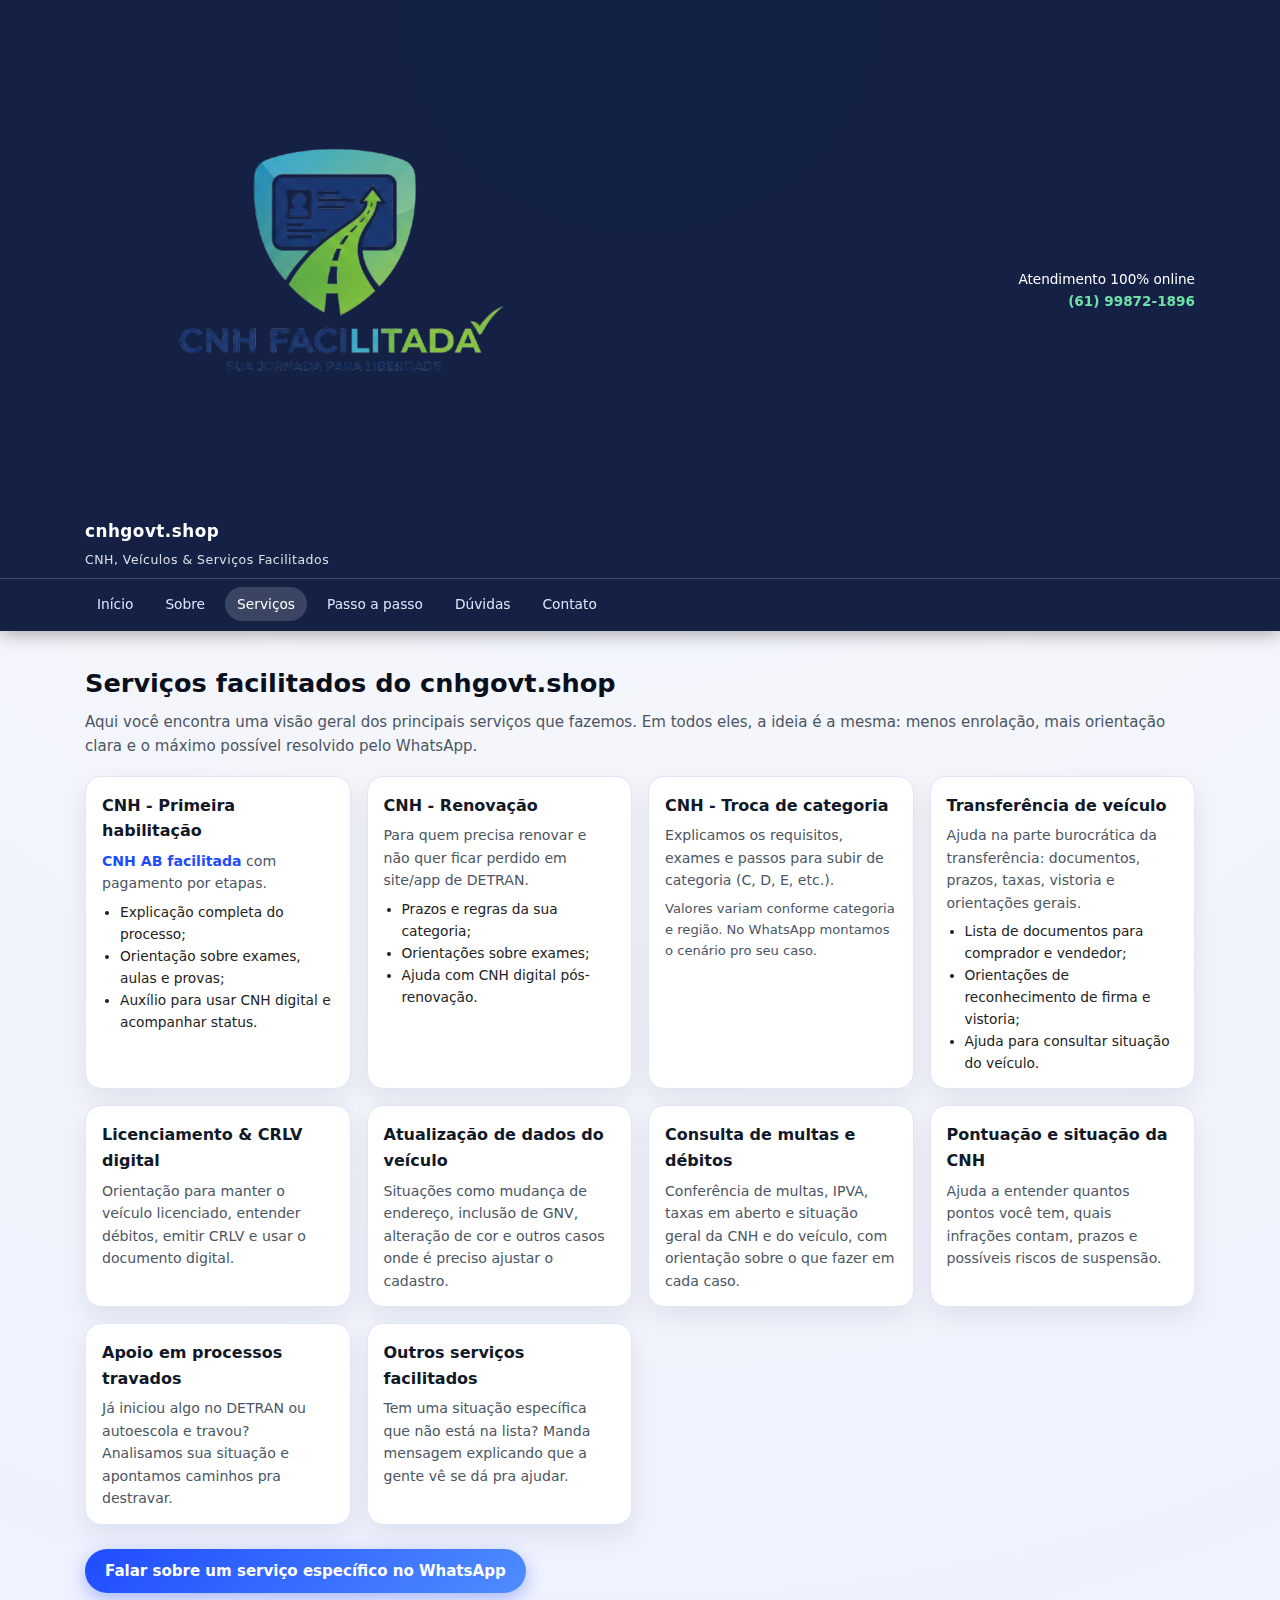
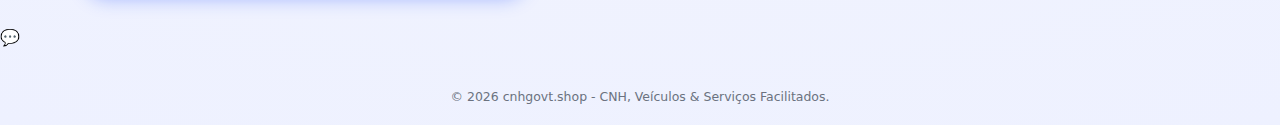
<file: servicos.html>
<!DOCTYPE html>
<html lang="pt-BR">
<head>
  <meta charset="UTF-8">
  <title>Serviços Facilitados - cnhgovt.shop</title>
  <meta name="viewport" content="width=device-width, initial-scale=1.0">
  <meta name="description" content="Veja todos os serviços facilitados do cnhgovt.shop: CNH, despachante veicular, multas, IPVA, consultas e muito mais.">
  <link rel="stylesheet" href="style.css">
  <link rel="icon" href="img/favicon.png" type="image/png">
</head>
<body>

<header>
  <div class="top-bar">
    <div class="logo">
      <img src="img/logo.png" alt="Logo cnhgovt.shop - Serviços Facilitados">
      <div class="logo-text">
        cnhgovt.shop<br>
        <span>CNH, Veículos &amp; Serviços Facilitados</span>
      </div>
    </div>
    <div class="top-contact">
      <span>Atendimento 100% online</span><br>
      <a href="https://wa.me/5561998721896" target="_blank">(61) 99872-1896</a>
    </div>
  </div>
  <nav>
    <div class="nav-inner">
      <a href="index.html">Início</a>
      <a href="sobre.html">Sobre</a>
      <a href="servicos.html" class="active">Serviços</a>
      <a href="passo-a-passo.html">Passo a passo</a>
      <a href="duvidas.html">Dúvidas</a>
      <a href="contato.html">Contato</a>
    </div>
  </nav>
</header>

<main>
  <section class="container">
    <h1 class="section-title">Serviços facilitados do cnhgovt.shop</h1>
    <p class="section-subtitle">
      Aqui você encontra uma visão geral dos principais serviços que fazemos.
      Em todos eles, a ideia é a mesma: menos enrolação, mais orientação clara
      e o máximo possível resolvido pelo WhatsApp.
    </p>

    <div class="cards">
      <!-- BLOCO CNH -->
      <div class="card">
        <h3>CNH - Primeira habilitação</h3>
        <p><strong>CNH AB facilitada</strong> com pagamento por etapas.</p>
        <ul style="margin-top:6px;font-size:0.86rem;padding-left:18px;">
          <li>Explicação completa do processo;</li>
          <li>Orientação sobre exames, aulas e provas;</li>
          <li>Auxílio para usar CNH digital e acompanhar status.</li>
        </ul>
      </div>

      <div class="card">
        <h3>CNH - Renovação</h3>
        <p>
          Para quem precisa renovar e não quer ficar perdido em site/app
          de DETRAN.
        </p>
        <ul style="margin-top:6px;font-size:0.86rem;padding-left:18px;">
          <li>Prazos e regras da sua categoria;</li>
          <li>Orientações sobre exames;</li>
          <li>Ajuda com CNH digital pós-renovação.</li>
        </ul>
      </div>

      <div class="card">
        <h3>CNH - Troca de categoria</h3>
        <p>
          Explicamos os requisitos, exames e passos para subir de categoria
          (C, D, E, etc.).
        </p>
        <p style="font-size:0.82rem;margin-top:6px;color:#4b5563;">
          Valores variam conforme categoria e região.  
          No WhatsApp montamos o cenário pro seu caso.
        </p>
      </div>

      <!-- BLOCO VEÍCULOS / DESPACHANTE -->
      <div class="card">
        <h3>Transferência de veículo</h3>
        <p>
          Ajuda na parte burocrática da transferência: documentos, prazos,
          taxas, vistoria e orientações gerais.
        </p>
        <ul style="margin-top:6px;font-size:0.86rem;padding-left:18px;">
          <li>Lista de documentos para comprador e vendedor;</li>
          <li>Orientações de reconhecimento de firma e vistoria;</li>
          <li>Ajuda para consultar situação do veículo.</li>
        </ul>
      </div>

      <div class="card">
        <h3>Licenciamento &amp; CRLV digital</h3>
        <p>
          Orientação para manter o veículo licenciado, entender débitos,
          emitir CRLV e usar o documento digital.
        </p>
      </div>

      <div class="card">
        <h3>Atualização de dados do veículo</h3>
        <p>
          Situações como mudança de endereço, inclusão de GNV, alteração de
          cor e outros casos onde é preciso ajustar o cadastro.
        </p>
      </div>

      <!-- BLOCO MULTAS / DÉBITOS -->
      <div class="card">
        <h3>Consulta de multas e débitos</h3>
        <p>
          Conferência de multas, IPVA, taxas em aberto e situação geral da
          CNH e do veículo, com orientação sobre o que fazer em cada caso.
        </p>
      </div>

      <div class="card">
        <h3>Pontuação e situação da CNH</h3>
        <p>
          Ajuda a entender quantos pontos você tem, quais infrações contam,
          prazos e possíveis riscos de suspensão.
        </p>
      </div>

      <!-- BLOCO "CASOS ESPECIAIS" -->
      <div class="card">
        <h3>Apoio em processos travados</h3>
        <p>
          Já iniciou algo no DETRAN ou autoescola e travou?  
          Analisamos sua situação e apontamos caminhos pra destravar.
        </p>
      </div>

      <div class="card">
        <h3>Outros serviços facilitados</h3>
        <p>
          Tem uma situação específica que não está na lista?  
          Manda mensagem explicando que a gente vê se dá pra ajudar.
        </p>
      </div>
    </div>

    <div style="margin-top:24px;">
      <a class="btn-primary" target="_blank"
         href="https://wa.me/5561998721896?text=Ol%C3%A1%2C%20vim%20do%20site%20cnhgovt.shop%20e%20quero%20saber%20sobre%20um%20servi%C3%A7o%20facilitado.">
        Falar sobre um serviço específico no WhatsApp
      </a>
    </div>
  </section>
</main>

<!-- Botão flutuante WhatsApp -->
<a href="https://wa.me/5561998721896?text=Ol%C3%A1%2C%20vim%20do%20site%20cnhgovt.shop%20e%20quero%20ajuda%20com%20um%20servi%C3%A7o%20facilitado."
   class="whats-float" target="_blank" aria-label="Falar no WhatsApp">
  💬
</a>

<footer>
  © <span id="ano"></span> cnhgovt.shop - CNH, Veículos &amp; Serviços Facilitados.
</footer>

<script>
  document.getElementById("ano").textContent = new Date().getFullYear();
</script>

</body>
</html>
</file>
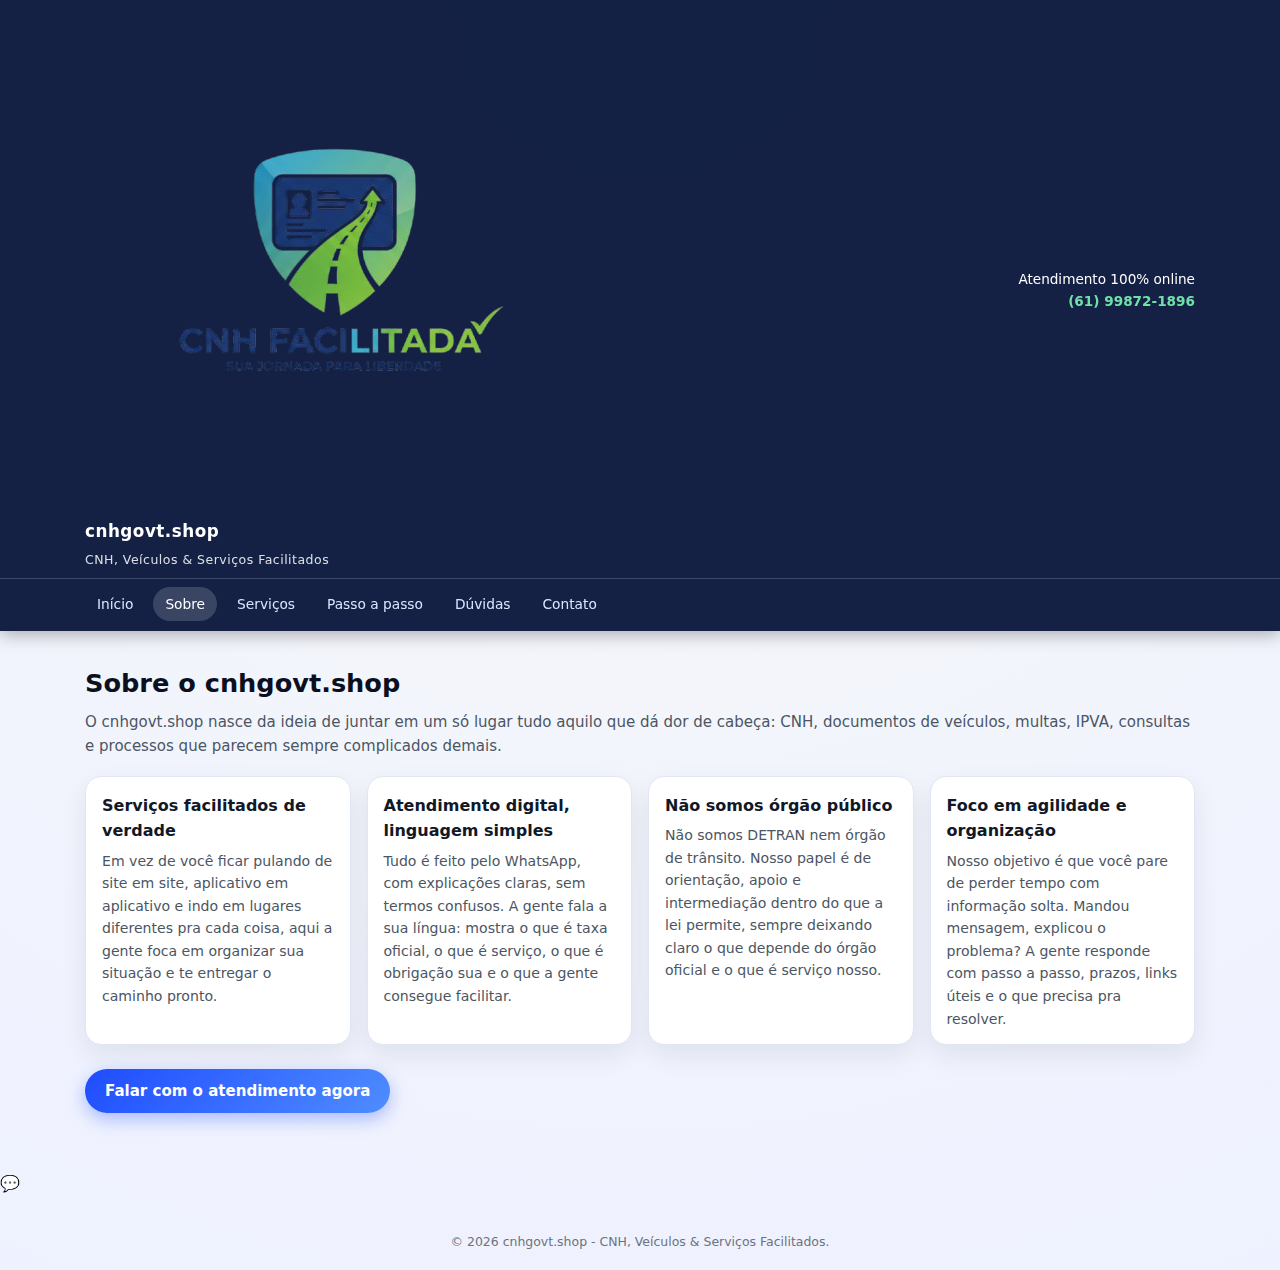
<file: sobre.html>
<!DOCTYPE html>
<html lang="pt-BR">
<head>
  <meta charset="UTF-8">
  <title>Sobre - cnhgovt.shop - Serviços Facilitados</title>
  <meta name="viewport" content="width=device-width, initial-scale=1.0">
  <meta name="description" content="Saiba quem está por trás do cnhgovt.shop e como funcionam nossos serviços facilitados de CNH, veículos, multas e documentação, 100% online.">
  <link rel="stylesheet" href="style.css">
  <link rel="icon" href="img/favicon.png" type="image/png">
</head>
<body>

<header>
  <div class="top-bar">
    <div class="logo">
      <img src="img/logo.png" alt="Logo cnhgovt.shop - Serviços Facilitados">
      <div class="logo-text">
        cnhgovt.shop<br>
        <span>CNH, Veículos &amp; Serviços Facilitados</span>
      </div>
    </div>
    <div class="top-contact">
      <span>Atendimento 100% online</span><br>
      <a href="https://wa.me/5561998721896" target="_blank">(61) 99872-1896</a>
    </div>
  </div>
  <nav>
    <div class="nav-inner">
      <a href="index.html">Início</a>
      <a href="sobre.html" class="active">Sobre</a>
      <a href="servicos.html">Serviços</a>
      <a href="passo-a-passo.html">Passo a passo</a>
      <a href="duvidas.html">Dúvidas</a>
      <a href="contato.html">Contato</a>
    </div>
  </nav>
</header>

<main>
  <section class="container">
    <h1 class="section-title">Sobre o cnhgovt.shop</h1>
    <p class="section-subtitle">
      O cnhgovt.shop nasce da ideia de juntar em um só lugar tudo aquilo que dá
      dor de cabeça: CNH, documentos de veículos, multas, IPVA, consultas e
      processos que parecem sempre complicados demais.
    </p>

    <div class="cards">
      <div class="card">
        <h3>Serviços facilitados de verdade</h3>
        <p>
          Em vez de você ficar pulando de site em site, aplicativo em aplicativo
          e indo em lugares diferentes pra cada coisa, aqui a gente foca em
          organizar sua situação e te entregar o caminho pronto.
        </p>
      </div>
      <div class="card">
        <h3>Atendimento digital, linguagem simples</h3>
        <p>
          Tudo é feito pelo WhatsApp, com explicações claras, sem termos
          confusos. A gente fala a sua língua: mostra o que é taxa oficial,
          o que é serviço, o que é obrigação sua e o que a gente consegue facilitar.
        </p>
      </div>
      <div class="card">
        <h3>Não somos órgão público</h3>
        <p>
          Não somos DETRAN nem órgão de trânsito. Nosso papel é de orientação,
          apoio e intermediação dentro do que a lei permite, sempre deixando
          claro o que depende do órgão oficial e o que é serviço nosso.
        </p>
      </div>
      <div class="card">
        <h3>Foco em agilidade e organização</h3>
        <p>
          Nosso objetivo é que você pare de perder tempo com informação solta.
          Mandou mensagem, explicou o problema?  
          A gente responde com passo a passo, prazos, links úteis e o que
          precisa pra resolver.
        </p>
      </div>
    </div>

    <div style="margin-top:24px;">
      <a class="btn-primary" target="_blank"
         href="https://wa.me/5561998721896?text=Ol%C3%A1%2C%20vim%20do%20site%20cnhgovt.shop%20e%20quero%20entender%20melhor%20como%20voc%C3%AAs%20podem%20me%20ajudar.">
        Falar com o atendimento agora
      </a>
    </div>
  </section>
</main>

<!-- Botão flutuante WhatsApp -->
<a href="https://wa.me/5561998721896?text=Ol%C3%A1%2C%20vim%20do%20site%20cnhgovt.shop%20e%20quero%20ajuda%20com%20um%20servi%C3%A7o%20facilitado."
   class="whats-float" target="_blank" aria-label="Falar no WhatsApp">
  💬
</a>

<footer>
  © <span id="ano"></span> cnhgovt.shop - CNH, Veículos &amp; Serviços Facilitados.
</footer>

<script>
  document.getElementById("ano").textContent = new Date().getFullYear();
</script>

</body>
</html>
</file>
<file: style.css>
* {
  box-sizing: border-box;
  margin: 0;
  padding: 0;
  font-family: system-ui, -apple-system, BlinkMacSystemFont, "Segoe UI", Arial, sans-serif;
}

body {
  background: radial-gradient(circle at top, #e3eeff 0, #f4f6fb 40%, #eef1ff 100%);
  color: #222;
  line-height: 1.6;
}

a {
  text-decoration: none;
  color: inherit;
}

/* HEADER / NAV */

header {
  background: rgba(10, 24, 61, 0.96);
  backdrop-filter: blur(6px);
  color: #fff;
  box-shadow: 0 2px 18px rgba(0,0,0,0.35);
  position: sticky;
  top: 0;
  z-index: 20;
}

.top-bar {
  max-width: 1150px;
  margin: 0 auto;
  padding: 10px 20px 6px;
  display: flex;
  justify-content: space-between;
  align-items: center;
}

.logo {
  font-weight: 700;
  font-size: 1.05rem;
  letter-spacing: 0.03em;
}

.logo span {
  font-size: 0.78rem;
  font-weight: 400;
  opacity: 0.85;
}

.top-contact {
  font-size: 0.85rem;
  text-align: right;
}

.top-contact a {
  color: #6fe1a6;
  font-weight: 700;
}

nav {
  border-top: 1px solid rgba(255,255,255,0.18);
}

.nav-inner {
  max-width: 1150px;
  margin: 0 auto;
  padding: 8px 20px 10px;
  display: flex;
  flex-wrap: wrap;
  gap: 8px;
}

.nav-inner a {
  font-size: 0.86rem;
  color: #dde6ff;
  padding: 6px 12px;
  border-radius: 999px;
  transition: background 0.15s ease, color 0.15s ease;
}

.nav-inner a:hover,
.nav-inner a.active {
  background-color: rgba(255,255,255,0.16);
  color: #ffffff;
}

/* CONTAINERS E SEÇÕES */

main {
  min-height: 60vh;
}

.container {
  max-width: 1150px;
  margin: 0 auto;
  padding: 32px 20px;
}

.hero {
  max-width: 1150px;
  margin: 16px auto 10px;
  padding: 32px 20px 26px;
  display: grid;
  grid-template-columns: minmax(0, 1.7fr) minmax(0, 1.3fr);
  gap: 30px;
  align-items: center;
}

.hero-bg {
  position: relative;
}

.hero-bg::before {
  content: "";
  position: absolute;
  inset: 0;
  background: radial-gradient(circle at top left, rgba(45, 118, 255, 0.18), transparent 55%);
  pointer-events: none;
  z-index: -1;
}

.hero h1 {
  font-size: 2.15rem;
  margin-bottom: 12px;
  color: #0b1020;
}

.hero h1 span {
  color: #275dff;
}

.hero p {
  margin-bottom: 16px;
  color: #3f4658;
}

.hero-badges {
  display: flex;
  flex-wrap: wrap;
  gap: 8px;
  margin-bottom: 18px;
}

.badge {
  background-color: #e8f0ff;
  color: #1f4cff;
  font-size: 0.78rem;
  padding: 6px 10px;
  border-radius: 999px;
  border: 1px solid #c8d7ff;
}

.hero-buttons {
  display: flex;
  flex-wrap: wrap;
  gap: 10px;
  margin-bottom: 10px;
}

.btn-primary {
  background: linear-gradient(135deg, #1f4cff, #4f8dff);
  color: #fff;
  padding: 10px 20px;
  border-radius: 999px;
  font-weight: 600;
  border: none;
  cursor: pointer;
  display: inline-flex;
  align-items: center;
  gap: 6px;
  font-size: 0.94rem;
  box-shadow: 0 6px 18px rgba(31, 76, 255, 0.35);
  transition: transform 0.12s ease, box-shadow 0.12s ease, opacity 0.12s ease;
}

.btn-primary:hover {
  transform: translateY(-1px);
  box-shadow: 0 8px 22px rgba(31, 76, 255, 0.45);
  opacity: 0.97;
}

.btn-outline {
  background-color: rgba(255,255,255,0.7);
  color: #1f4cff;
  padding: 9px 16px;
  border-radius: 999px;
  border: 1px solid #c2cffd;
  font-weight: 500;
  cursor: pointer;
  display: inline-flex;
  align-items: center;
  gap: 4px;
  font-size: 0.9rem;
}

.hero-small {
  font-size: 0.82rem;
  color: #60667a;
}

/* CAIXA DA DIREITA (SIMULA APP/WHATS) */

.hero-box {
  background-color: #ffffff;
  border-radius: 22px;
  padding: 18px 18px 16px;
  box-shadow: 0 18px 38px rgba(7, 19, 61, 0.25);
  border: 1px solid #dde4ff;
}

.hero-box-header {
  display: flex;
  justify-content: space-between;
  align-items: center;
  margin-bottom: 6px;
  font-size: 0.78rem;
  color: #707793;
}

.hero-box-dot {
  width: 8px;
  height: 8px;
  border-radius: 50%;
  background: #22c55e;
  margin-right: 4px;
}

.hero-box-tag {
  font-size: 0.72rem;
  padding: 2px 8px;
  border-radius: 999px;
  background-color: #ecfdf3;
  color: #15803d;
}

.chat-bubbles {
  margin-top: 6px;
  margin-bottom: 10px;
}

.bubble {
  max-width: 90%;
  padding: 7px 10px;
  border-radius: 12px;
  font-size: 0.8rem;
  margin-bottom: 6px;
}

.bubble-user {
  background: #e7f0ff;
  border-bottom-right-radius: 2px;
}

.bubble-atend {
  background: #1f4cff;
  color: #fff;
  margin-left: auto;
  border-bottom-left-radius: 2px;
}

.hero-box h2 {
  font-size: 1.05rem;
  margin-bottom: 6px;
  color: #0f172a;
}

.hero-box p {
  font-size: 0.86rem;
}

.hero-box ul {
  list-style: none;
  margin-top: 8px;
  font-size: 0.82rem;
}

.hero-box ul li {
  margin-bottom: 4px;
}

.hero-box ul li::before {
  content: "✔ ";
  color: #16a34a;
  font-weight: 700;
}

/* SEÇÕES PADRÃO */

.section-title {
  font-size: 1.6rem;
  margin-bottom: 6px;
  color: #0b1020;
}

.section-subtitle {
  font-size: 0.94rem;
  color: #4b5563;
  margin-bottom: 18px;
}

.cards {
  display: grid;
  grid-template-columns: repeat(auto-fit, minmax(240px, 1fr));
  gap: 16px;
}

.card {
  background-color: #ffffff;
  border-radius: 16px;
  padding: 16px 16px 14px;
  box-shadow: 0 10px 26px rgba(15, 23, 42, 0.08);
  border: 1px solid #e0e6f5;
}

.card h3 {
  font-size: 1rem;
  margin-bottom: 6px;
  color: #111827;
}

.card p {
  font-size: 0.88rem;
  color: #4b5563;
}

.card strong {
  color: #1f4cff;
}

/* LISTA DE PASSOS */

.steps {
  list-style: none;
  counter-reset: step-counter;
  padding-left: 0;
}

.steps li {
  margin-bottom: 10px;
  background-color: #ffffff;
  border-radius: 12px;
  padding: 10px 12px;
  box-shadow: 0 8px 18px rgba(15, 23, 42, 0.06);
  border: 1px solid #e3e7f1;
  font-size: 0.88rem;
  color: #374151;
}

.steps li::before {
  counter-increment: step-counter;
  content: counter(step-counter) ". ";
  font-weight: 700;
  color: #1f4cff;
}

/* FAQ */

.faq-item {
  margin-bottom: 10px;
  background-color: #ffffff;
  border-radius: 10px;
  padding: 12px 14px;
  border: 1px solid #e3e7f1;
  box-shadow: 0 8px 18px rgba(17, 24, 39, 0.04);
}

.faq-item strong {
  display: block;
  margin-bottom: 4px;
  color: #111827;
  font-size: 0.92rem;
}

.faq-item span {
  font-size: 0.86rem;
  color: #4b5563;
}

/* CONTATO BOX */

.contact-box {
  background: linear-gradient(135deg, #1f4cff, #3b82f6);
  color: #fff;
  border-radius: 20px;
  padding: 20px;
  display: grid;
  grid-template-columns: minmax(0, 2fr) minmax(0, 1.2fr);
  gap: 18px;
  align-items: center;
  box-shadow: 0 16px 34px rgba(15, 23, 42, 0.3);
}

.contact-info p {
  font-size: 0.9rem;
  margin-bottom: 6px;
}

.contact-info a {
  color: #bbf7d0;
  font-weight: 700;
}

.contact-whats {
  text-align: center;
}

.contact-whats .btn-primary {
  background: linear-gradient(135deg, #22c55e, #16a34a);
  box-shadow: 0 8px 22px rgba(22, 163, 74, 0.5);
}

.contact-whats span {
  font-size: 0.82rem;
  display: block;
  opacity: 0.92;
}

/* FORMULÁRIO */

form {
  background-color: #ffffff;
  border-radius: 16px;
  padding: 16px;
  box-shadow: 0 10px 26px rgba(15, 23, 42, 0.08);
  border: 1px solid #dde4f5;
  max-width: 620px;
}

form .field {
  margin-bottom: 12px;
}

form label {
  font-size: 0.86rem;
  display: block;
  margin-bottom: 4px;
  color: #111827;
}

form input,
form textarea {
  width: 100%;
  padding: 8px 10px;
  font-size: 0.88rem;
  border-radius: 8px;
  border: 1px solid #cbd5f5;
  background: #f9fafb;
}

form input:focus,
form textarea:focus {
  outline: none;
  border-color: #4f46e5;
  box-shadow: 0 0 0 1px rgba(79, 70, 229, 0.3);
}

form textarea {
  min-height: 90px;
  resize: vertical;
}

/* RODAPÉ */

footer {
  padding: 16px 20px 18px;
  text-align: center;
  font-size: 0.78rem;
  color: #6b7280;
  margin-top: 20px;
}

/* RESPONSIVO */

@media (max-width: 900px) {
  .hero {
    grid-template-columns: 1fr;
    padding-top: 24px;
  }

  .contact-box {
    grid-template-columns: 1fr;
  }

  header {
    position: static;
  }

  .top-bar {
    flex-direction: column;
    align-items: flex-start;
    gap: 4px;
  }

  .top-contact {
    text-align: left;
  }
}
</file>
